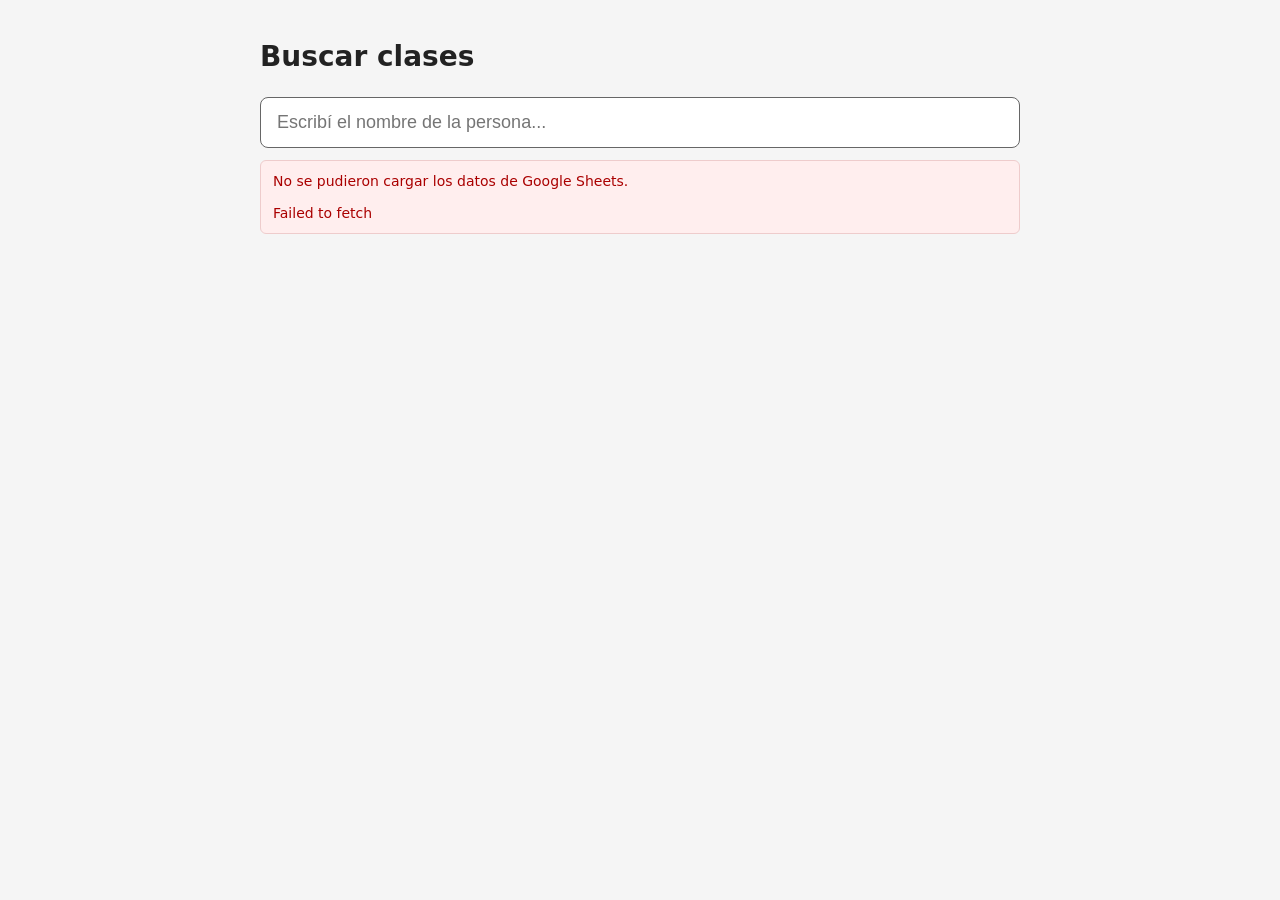
<file: aulas_udesa/index.html>
<!DOCTYPE html>
<html lang="es">
<head>
  <meta charset="UTF-8">
  <meta name="viewport" content="width=device-width, initial-scale=1.0">

  <title>Buscar clases</title>

  <style>
    * {
      box-sizing: border-box;
    }

    body {
      margin: 0;
      font-family: system-ui, -apple-system, BlinkMacSystemFont,
                   "Segoe UI", sans-serif;
      background: #f5f5f5;
      color: #222;
    }

    .container {
      max-width: 800px;
      margin: 0 auto;
      padding: 40px 20px;
    }

    h1 {
      margin-top: 0;
      margin-bottom: 24px;
      font-size: 28px;
    }

    #search {
      width: 100%;
      padding: 14px 16px;
      font-size: 18px;
      border: 1px solid #ccc;
      border-radius: 8px;
      outline: none;
      background: white;
    }

    #search:focus {
      border-color: #666;
    }

    #status {
      margin-top: 12px;
      color: #666;
      font-size: 14px;
    }

    #results {
      margin-top: 24px;
    }

    .table-wrap {
      overflow-x: auto;
      background: white;
      border-radius: 8px;
      box-shadow: 0 1px 3px rgba(0, 0, 0, 0.08);
    }

    table {
      width: 100%;
      border-collapse: collapse;
      font-size: 15px;
    }

    th,
    td {
      padding: 8px 12px;
      text-align: left;
      vertical-align: top;
    }

    th {
      font-size: 13px;
      font-weight: 600;
      color: #666;
      background: #fafafa;
      border-bottom: 1px solid #ddd;
    }

    td {
      border-top: 1px solid #eee;
    }

    /* Separación más marcada al cambiar de día */
    tr.new-day td {
      border-top: 1px solid #ccc;
    }

    td.day {
      font-weight: 600;
    }

    td.day,
    td.slot,
    td.time,
    td.aula {
      white-space: nowrap;
    }

    td.class-text {
      font-family: monospace;
      font-size: 14px;
      overflow-wrap: anywhere;
    }

    .empty {
      color: #666;
      padding: 20px 0;
    }

    .error {
      color: #a00;
      background: #fee;
      border: 1px solid #ecc;
      padding: 12px;
      border-radius: 6px;
    }
  </style>
</head>

<body>

  <main class="container">

    <h1>Buscar clases</h1>

    <input
      id="search"
      type="search"
      placeholder="Escribí el nombre de la persona..."
      autocomplete="off"
      autofocus
    >

    <div id="status">Cargando datos...</div>

    <div id="results"></div>

  </main>

  <script>

    /*
     * Google Sheets publicado
     *
     * Publicación:
     * https://docs.google.com/spreadsheets/d/e/
     * 2PACX-1vRTdQOT0t9n8BYZ4PJJcUqfHJGbZkFKStdg38nlZZC9jStGQYhTBAk3jBNwk9lNWIXVym5kGWzWjR_K/
     * pubhtml
     */

    const PUBLISHED_ID =
      "2PACX-1vRTdQOT0t9n8BYZ4PJJcUqfHJGbZkFKStdg38nlZZC9jStGQYhTBAk3jBNwk9lNWIXVym5kGWzWjR_K";

    /*
     * Endpoint CSV de la publicación.
     */
    const CSV_URL =
      `https://docs.google.com/spreadsheets/d/e/${PUBLISHED_ID}/pub?output=csv`;

    const searchInput = document.getElementById("search");
    const resultsDiv = document.getElementById("results");
    const statusDiv = document.getElementById("status");

    let rows = [];

    /*
     * Horario de cada slot ("1" → "8 a 9:30").
     * En la planilla sólo la primera fila de cada slot trae el horario.
     */
    let slotTimes = {};


    /*
     * Parser CSV sencillo.
     *
     * Google Sheets puede devolver valores entre comillas,
     * incluyendo comas y saltos de línea dentro de las celdas.
     */
    function parseCSV(text) {
      const result = [];
      let row = [];
      let value = "";
      let insideQuotes = false;

      for (let i = 0; i < text.length; i++) {
        const char = text[i];
        const next = text[i + 1];

        if (char === '"') {

          if (insideQuotes && next === '"') {
            value += '"';
            i++;
          } else {
            insideQuotes = !insideQuotes;
          }

        } else if (char === "," && !insideQuotes) {

          row.push(value);
          value = "";

        } else if ((char === "\n" || char === "\r") && !insideQuotes) {

          if (char === "\r" && next === "\n") {
            i++;
          }

          row.push(value);
          result.push(row);

          row = [];
          value = "";

        } else {

          value += char;

        }
      }

      // Último valor
      if (value.length > 0 || row.length > 0) {
        row.push(value);
        result.push(row);
      }

      return result;
    }


    /*
     * Carga la planilla.
     */
    async function loadSheet() {

      try {

        const response = await fetch(CSV_URL);

        if (!response.ok) {
          throw new Error(
            `HTTP ${response.status}: ${response.statusText}`
          );
        }

        const csv = await response.text();

        rows = parseCSV(csv);

        if (rows.length < 4) {
          throw new Error(
            "La planilla no parece tener la estructura esperada."
          );
        }

        slotTimes = {};

        for (let r = 3; r < rows.length; r++) {
          const match = (rows[r][2] ?? "").match(/^\s*(\d+)\s*-\s*\(?\s*(.*?)\s*\)?\s*$/);

          if (match) {
            slotTimes[match[1]] = match[2];
          }
        }

        statusDiv.textContent =
          `${rows.length - 3} filas cargadas`;

        console.log("Datos cargados:", rows, slotTimes);

        /*
         * Si el usuario escribió algo mientras cargaba, buscar ya.
         */
        search();

      } catch (error) {

        console.error(error);

        statusDiv.innerHTML = `
          <div class="error">
            No se pudieron cargar los datos de Google Sheets.
            <br><br>
            ${escapeHTML(error.message)}
          </div>
        `;
      }
    }


    /*
     * Normaliza texto para hacer la búsqueda:
     *
     * - minúsculas
     * - elimina diferencias de mayúsculas
     * - permite buscar Merlín / merlín / MERLÍN
     */
    function normalize(text) {
      return text
        .toLocaleLowerCase("es")
        .normalize("NFD")
        .replace(/[\u0300-\u036f]/g, "");
    }


    /*
     * Busca en las columnas D:H.
     *
     * La búsqueda se separa en palabras y cada una tiene que aparecer
     * en algún lado (clase, aula o día), en cualquier orden:
     * "I200 Teo" encuentra "I200 G:1 Teó.1"; "palau martes" filtra por día.
     */
    function search() {

      const query = normalize(searchInput.value.trim());
      const terms = query.split(/\s+/);

      if (rows.length === 0) {
        return;
      }

      resultsDiv.innerHTML = "";

      if (!query) {
        statusDiv.textContent =
          `${rows.length - 3} filas cargadas`;
        return;
      }

      /*
       * La fila 3 de Sheets corresponde a índice 2.
       */
      const headers = rows[2];

      const results = [];

      /*
       * Las filas de datos empiezan en la fila 4.
       */
      for (let r = 3; r < rows.length; r++) {

        const row = rows[r];

        /*
         * Columnas:
         *
         * A = 0 → Aula
         * B = 1 → Capacidad
         * C = 2 → Slot
         * D:H = 3:7 → días
         */

        const aula = row[0] ?? "";
        const slotNumber = (row[2] ?? "").match(/\d+/)?.[0] ?? "";

        /*
         * Buscar en D:H.
         */
        for (let c = 3; c <= 7; c++) {

          /*
           * Se quita el "-NN" final (cantidad de estudiantes).
           */
          const cell = (row[c] ?? "").replace(/\s*-\s*\d+\s*$/, "");

          if (!cell) {
            continue;
          }

          const day = DAY_NAMES[headers[c]] ?? headers[c] ?? "";
          const haystack = normalize(`${cell} ${aula} ${day}`);

          if (terms.every(term => haystack.includes(term))) {

            results.push({
              dayIndex: c,
              day: day,
              slotNumber: Number(slotNumber),
              slot: slotLabel(slotNumber),
              aula: aula,
              text: cell
            });

          }
        }
      }


      /*
       * Ordenar por día y después por horario.
       */
      results.sort((a, b) =>
        a.dayIndex - b.dayIndex || a.slotNumber - b.slotNumber
      );


      /*
       * Mostrar resultados.
       */
      if (results.length === 0) {

        statusDiv.textContent = "";

        resultsDiv.innerHTML = `
          <div class="empty">
            No se encontraron clases.
          </div>
        `;

        return;
      }


      statusDiv.textContent =
        results.length === 1
          ? "1 coincidencia"
          : `${results.length} coincidencias`;


      let html = `
        <div class="table-wrap">
          <table>
            <thead>
              <tr>
                <th>Día</th>
                <th>Slot</th>
                <th>Horario</th>
                <th>Aula</th>
                <th>Clase</th>
              </tr>
            </thead>
            <tbody>
      `;

      let previousDay = null;

      for (const result of results) {

        /*
         * El día se muestra sólo en la primera fila de cada grupo.
         */
        const isNewDay = result.day !== previousDay;
        previousDay = result.day;

        html += `
          <tr class="${isNewDay ? "new-day" : ""}">
            <td class="day">${isNewDay ? escapeHTML(result.day) : ""}</td>
            <td class="slot">${escapeHTML(result.slotNumber || "")}</td>
            <td class="time">${escapeHTML(result.slot)}</td>
            <td class="aula">${escapeHTML(result.aula)}</td>
            <td class="class-text">${escapeHTML(result.text)}</td>
          </tr>
        `;
      }

      html += `
            </tbody>
          </table>
        </div>
      `;

      resultsDiv.innerHTML = html;
    }


    /*
     * Nombres de días con tilde (la planilla dice "Miercoles").
     */
    const DAY_NAMES = {
      "Miercoles": "Miércoles"
    };


    /*
     * "1" → "8 a 9:30".
     */
    function slotLabel(slotNumber) {

      const time = slotTimes[slotNumber];

      return time ?? "";
    }


    /*
     * Evita interpretar el contenido de las celdas como HTML.
     */
    function escapeHTML(text) {

      return String(text)
        .replaceAll("&", "&amp;")
        .replaceAll("<", "&lt;")
        .replaceAll(">", "&gt;")
        .replaceAll('"', "&quot;")
        .replaceAll("'", "&#039;");
    }


    /*
     * Buscar mientras se escribe.
     */
    searchInput.addEventListener("input", search);


    /*
     * Arrancar.
     */
    loadSheet();

  </script>

</body>
</html>
</file>
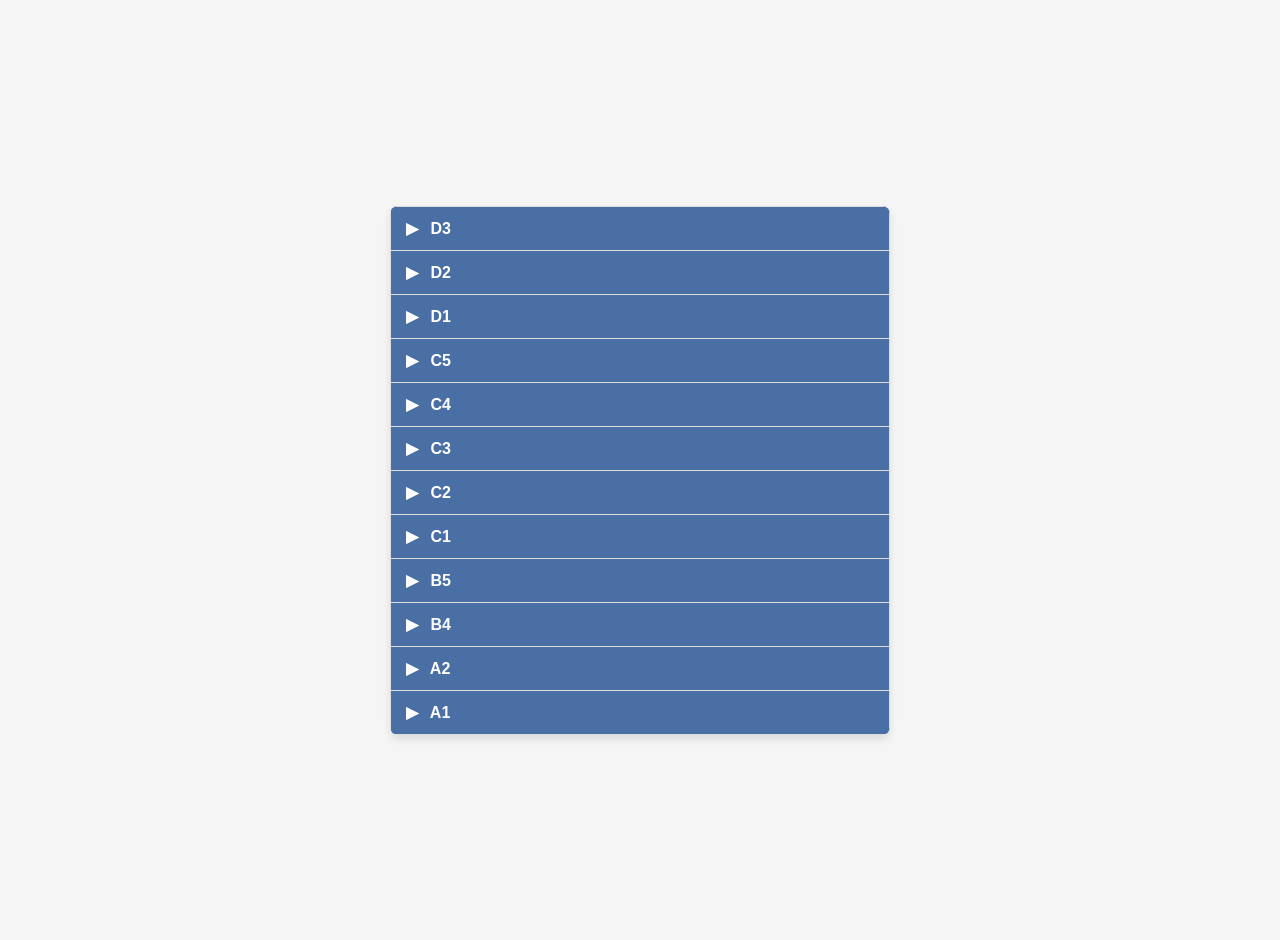
<file: cats/index.html>
<!DOCTYPE html>
<html>
<head>
    <meta charset="UTF-8">
    <meta name="viewport" content="width=device-width, initial-scale=1.0">
        <style>
            body {
                font-family: Arial, sans-serif;
                display: flex;
                justify-content: center;
                align-items: center;
                min-height: 100vh;
                margin: 0;
                padding: 20px;
                background-color: #f5f5f5;
            }

            .table-container {
                width: 100%;
                max-width: 500px;
                overflow-x: auto;
                box-shadow: 0 4px 8px rgba(0,0,0,0.1);
                border-radius: 8px;
                background: white;
            }

            table {
                border-collapse: collapse;
                width: 100%;
            }

            .category-header {
                cursor: pointer;
                background-color: #4a6fa5;
                color: white;
                font-weight: bold;
                transition: background-color 0.3s;
            }

            .category-header:hover {
                background-color: #3a5a8a;
            }

            .child-row {
                display: none;
                background-color: #f9f9f9;
            }

            .child-row:nth-child(even) {
                background-color: #f1f1f1;
            }

            .arrow {
                transition: transform 0.3s;
                display: inline-block;
                margin-right: 8px;
            }

            .active .arrow {
                transform: rotate(90deg);
            }

            td {
                padding: 12px 15px;
                border: 1px solid #ddd;
            }

            @media (max-width: 480px) {
                td {
                    padding: 10px 12px;
                }

                body {
                    padding: 10px;
                }
            }
        </style>
    </head>
    <body>
        <div class="table-container">
            <table id="myTable">
                <!-- Las filas se generarán automáticamente -->
            </table>
        </div>

    <script>
            // Reemplazar la línea que define 'datos' por esto:
        fetch('data.json')
        .then(response => {
            if (!response.ok) {
                throw new Error('Network response was not ok');
            }
            return response.json();
        })
        .then(datos => {
            const tabla = document.getElementById('myTable');
            tabla.innerHTML = ''; // Limpiar tabla antes de cargar datos

            // El resto del código original (el for, la creación de filas, etc.)
            for (const categoria in datos) {
                // Crear fila de categoría
                const filaCategoria = document.createElement('tr');
                filaCategoria.className = 'category-header';
                filaCategoria.innerHTML = `
                    <td colspan="1">
                        <span class="arrow">▶</span>
                        ${categoria}
                    </td>
                `;

                // Crear filas hijas
                const filasHijas = datos[categoria].map(nombre => {
                    const fila = document.createElement('tr');
                    fila.className = 'child-row';
                    fila.innerHTML = `<td>${nombre}</td>`;
                    return fila;
                });

                // Agregar evento click a la categoría
                filaCategoria.addEventListener('click', () => {
                    const estaActiva = filaCategoria.classList.contains('active');

                    // Cerrar todas las categorías
                    document.querySelectorAll('.category-header').forEach(header => {
                        header.classList.remove('active');
                        const siblings = [];
                        let next = header.nextElementSibling;
                        while(next && !next.classList.contains('category-header')) {
                            siblings.push(next);
                            next = next.nextElementSibling;
                        }
                        siblings.forEach(row => row.style.display = 'none');
                    });

                    // Abrir esta categoría si no estaba activa
                    if(!estaActiva) {
                        filaCategoria.classList.add('active');
                        filasHijas.forEach(fila => fila.style.display = 'table-row');
                    }
                });

                // Insertar en la tabla
                tabla.appendChild(filaCategoria);
                filasHijas.forEach(fila => tabla.appendChild(fila));
            }
        })
        .catch(error => {
            console.error('Error al cargar los datos:', error);
            tabla.innerHTML = '<tr><td>Error al cargar los datos</td></tr>';
        });

    </script>
</body>
</html>
</file>
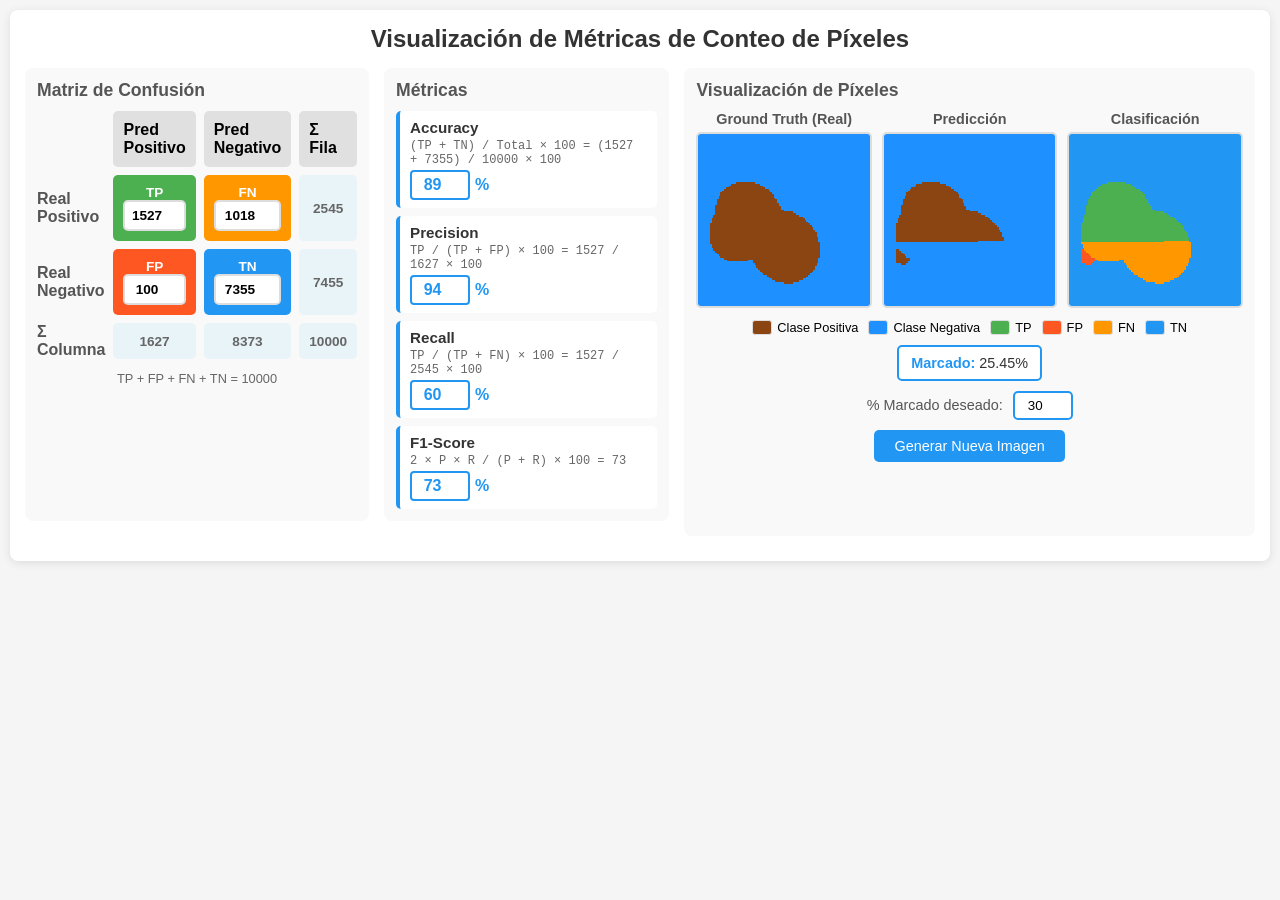
<file: confusion/index.html>
<!DOCTYPE html>
<html lang="es">
<head>
    <meta charset="UTF-8">
    <meta name="viewport" content="width=device-width, initial-scale=1.0">
    <title>Visualización de Métricas de Píxeles</title>
    <style>
        * {
            margin: 0;
            padding: 0;
            box-sizing: border-box;
        }

        body {
            font-family: 'Segoe UI', Tahoma, Geneva, Verdana, sans-serif;
            background: #f5f5f5;
            padding: 10px;
        }

        .container {
            max-width: 1600px;
            margin: 0 auto;
            background: white;
            padding: 15px;
            border-radius: 8px;
            box-shadow: 0 2px 10px rgba(0,0,0,0.1);
        }

        h1 {
            color: #333;
            margin-bottom: 15px;
            text-align: center;
            font-size: 1.5em;
        }

        .main-grid {
            display: grid;
            grid-template-columns: 1fr 1fr 2fr;
            gap: 15px;
            margin-bottom: 10px;
        }

        .section {
            background: #f9f9f9;
            padding: 12px;
            border-radius: 8px;
        }

        .section h2 {
            color: #555;
            margin-bottom: 10px;
            font-size: 1.1em;
        }

        .confusion-matrix {
            display: grid;
            grid-template-columns: auto 1fr 1fr auto;
            gap: 8px;
            margin-bottom: 12px;
        }

        .sum-cell {
            display: flex;
            align-items: center;
            justify-content: center;
            font-weight: bold;
            color: #666;
            font-size: 0.85em;
            background: #e8f4f8;
            padding: 10px;
            border-radius: 5px;
        }

        .matrix-cell {
            padding: 10px;
            text-align: center;
            border-radius: 5px;
            font-weight: bold;
            font-size: 0.85em;
        }

        .matrix-label {
            display: flex;
            align-items: center;
            justify-content: center;
            font-weight: bold;
            color: #555;
        }

        .matrix-header {
            background: #e0e0e0;
            font-weight: bold;
            padding: 10px;
            border-radius: 5px;
        }

        .tp { background: #4CAF50; color: white; }
        .fn { background: #FF9800; color: white; }
        .fp { background: #FF5722; color: white; }
        .tn { background: #2196F3; color: white; }

        .matrix-input {
            width: 100%;
            padding: 6px;
            font-size: 1em;
            text-align: center;
            border: 2px solid #ddd;
            border-radius: 5px;
            font-weight: bold;
        }

        .matrix-input:focus {
            outline: none;
            border-color: #2196F3;
        }

        .metrics {
            display: flex;
            flex-direction: column;
            gap: 8px;
        }

        .metric-item {
            background: white;
            padding: 8px 10px;
            border-radius: 5px;
            border-left: 4px solid #2196F3;
        }

        .metric-name {
            font-weight: bold;
            color: #333;
            margin-bottom: 3px;
            font-size: 0.95em;
        }

        .metric-formula {
            font-family: 'Courier New', monospace;
            color: #666;
            font-size: 0.75em;
            margin-bottom: 3px;
        }

        .metric-input {
            width: 60px;
            padding: 4px 6px;
            font-size: 1em;
            text-align: center;
            border: 2px solid #2196F3;
            border-radius: 4px;
            font-weight: bold;
            color: #2196F3;
        }

        .metric-input:focus {
            outline: none;
            border-color: #1976D2;
            background: #e3f2fd;
        }

        .images-section {
            grid-column: 3 / 4;
            grid-row: 1 / 3;
        }

        .images-grid {
            display: grid;
            grid-template-columns: repeat(3, 1fr);
            gap: 10px;
        }

        .image-container {
            text-align: center;
        }

        .image-container h3 {
            color: #555;
            margin-bottom: 5px;
            font-size: 0.9em;
        }

        canvas {
            border: 2px solid #ddd;
            border-radius: 5px;
            width: 100%;
            height: auto;
            image-rendering: pixelated;
        }

        .controls {
            display: flex;
            justify-content: center;
            gap: 10px;
            margin-top: 10px;
            flex-direction: column;
            align-items: center;
        }

        .info-box {
            background: white;
            padding: 8px 12px;
            border-radius: 5px;
            border: 2px solid #2196F3;
            font-size: 0.9em;
            color: #333;
        }

        .info-label {
            font-weight: bold;
            color: #2196F3;
        }

        button {
            background: #2196F3;
            color: white;
            border: none;
            padding: 8px 20px;
            font-size: 0.9em;
            border-radius: 5px;
            cursor: pointer;
            transition: background 0.3s;
        }

        button:hover {
            background: #1976D2;
        }

        button:active {
            transform: scale(0.98);
        }

        .legend {
            display: flex;
            justify-content: center;
            gap: 10px;
            margin-top: 8px;
            flex-wrap: wrap;
        }

        .legend-item {
            display: flex;
            align-items: center;
            gap: 5px;
            font-size: 0.8em;
        }

        .legend-color {
            width: 20px;
            height: 15px;
            border-radius: 3px;
            border: 1px solid #ddd;
        }

        @media (max-width: 1024px) {
            .main-grid {
                grid-template-columns: 1fr;
            }

            .images-grid {
                grid-template-columns: 1fr;
            }
        }
    </style>
</head>
<body>
    <div class="container">
        <h1>Visualización de Métricas de Conteo de Píxeles</h1>
        
        <div class="main-grid">
            <div class="section">
                <h2>Matriz de Confusión</h2>
                <div class="confusion-matrix">
                    <div></div>
                    <div class="matrix-header">Pred Positivo</div>
                    <div class="matrix-header">Pred Negativo</div>
                    <div class="matrix-header">Σ Fila</div>
                    
                    <div class="matrix-label">Real Positivo</div>
                    <div class="matrix-cell tp">
                        <div>TP</div>
                        <input type="number" id="tp" class="matrix-input" min="0" value="300">
                    </div>
                    <div class="matrix-cell fn">
                        <div>FN</div>
                        <input type="number" id="fn" class="matrix-input" min="0" value="200">
                    </div>
                    <div class="sum-cell" id="sum-row1">500</div>
                    
                    <div class="matrix-label">Real Negativo</div>
                    <div class="matrix-cell fp">
                        <div>FP</div>
                        <input type="number" id="fp" class="matrix-input" min="0" value="100">
                    </div>
                    <div class="matrix-cell tn">
                        <div>TN</div>
                        <input type="number" id="tn" class="matrix-input" min="0" value="9400">
                    </div>
                    <div class="sum-cell" id="sum-row2">9500</div>

                    <div class="matrix-label">Σ Columna</div>
                    <div class="sum-cell" id="sum-col1">400</div>
                    <div class="sum-cell" id="sum-col2">9600</div>
                    <div class="sum-cell" id="sum-total">10000</div>
                </div>
                <p style="color: #666; font-size: 0.8em; text-align: center;">
                    TP + FP + FN + TN = 10000
                </p>
            </div>

            <div class="section">
                <h2>Métricas</h2>
                <div class="metrics">
                    <div class="metric-item">
                        <div class="metric-name">Accuracy</div>
                        <div class="metric-formula" id="accuracy-formula"></div>
                        <div style="display: flex; align-items: center; gap: 5px;">
                            <input type="number" id="accuracy-input" class="metric-input" min="0" max="100" step="1" value="0">
                            <span style="font-weight: bold; color: #2196F3;">%</span>
                        </div>
                    </div>
                    <div class="metric-item">
                        <div class="metric-name">Precision</div>
                        <div class="metric-formula" id="precision-formula"></div>
                        <div style="display: flex; align-items: center; gap: 5px;">
                            <input type="number" id="precision-input" class="metric-input" min="0" max="100" step="1" value="0">
                            <span style="font-weight: bold; color: #2196F3;">%</span>
                        </div>
                    </div>
                    <div class="metric-item">
                        <div class="metric-name">Recall</div>
                        <div class="metric-formula" id="recall-formula"></div>
                        <div style="display: flex; align-items: center; gap: 5px;">
                            <input type="number" id="recall-input" class="metric-input" min="0" max="100" step="1" value="0">
                            <span style="font-weight: bold; color: #2196F3;">%</span>
                        </div>
                    </div>
                    <div class="metric-item">
                        <div class="metric-name">F1-Score</div>
                        <div class="metric-formula" id="f1-formula"></div>
                        <div style="display: flex; align-items: center; gap: 5px;">
                            <input type="number" id="f1-input" class="metric-input" min="0" max="100" step="1" value="0">
                            <span style="font-weight: bold; color: #2196F3;">%</span>
                        </div>
                    </div>
                </div>
            </div>

            <div class="section images-section">
                <h2>Visualización de Píxeles</h2>
                <div class="images-grid">
                    <div class="image-container">
                        <h3>Ground Truth (Real)</h3>
                        <canvas id="groundTruthCanvas" width="100" height="100"></canvas>
                    </div>
                    <div class="image-container">
                        <h3>Predicción</h3>
                        <canvas id="predictionCanvas" width="100" height="100"></canvas>
                    </div>
                    <div class="image-container">
                        <h3>Clasificación</h3>
                        <canvas id="resultCanvas" width="100" height="100"></canvas>
                    </div>
                </div>
                <div class="legend">
                    <div class="legend-item">
                        <div class="legend-color" style="background: #8B4513;"></div>
                        <span>Clase Positiva</span>
                    </div>
                    <div class="legend-item">
                        <div class="legend-color" style="background: #1E90FF;"></div>
                        <span>Clase Negativa</span>
                    </div>
                    <div class="legend-item">
                        <div class="legend-color" style="background: #4CAF50;"></div>
                        <span>TP</span>
                    </div>
                    <div class="legend-item">
                        <div class="legend-color" style="background: #FF5722;"></div>
                        <span>FP</span>
                    </div>
                    <div class="legend-item">
                        <div class="legend-color" style="background: #FF9800;"></div>
                        <span>FN</span>
                    </div>
                    <div class="legend-item">
                        <div class="legend-color" style="background: #2196F3;"></div>
                        <span>TN</span>
                    </div>
                </div>
                <div class="controls">
                    <div class="info-box">
                        <span class="info-label">Marcado:</span> <span id="markedPercentage">0%</span>
                    </div>
                    <div style="display: flex; align-items: center; gap: 10px;">
                        <label for="targetPercentage" style="font-size: 0.9em; color: #555;">% Marcado deseado:</label>
                        <input type="number" id="targetPercentage" min="10" max="90" value="30" 
                               style="width: 60px; padding: 5px; border: 2px solid #2196F3; border-radius: 5px; text-align: center;">
                    </div>
                    <button id="generateBtn">Generar Nueva Imagen</button>
                </div>
            </div>
        </div>
    </div>

    <script>
        const CANVAS_SIZE = 100;
        const TOTAL_PIXELS = CANVAS_SIZE * CANVAS_SIZE;
        const MAX_SUM = 10000;

        // Canvas elements
        const groundTruthCanvas = document.getElementById('groundTruthCanvas');
        const predictionCanvas = document.getElementById('predictionCanvas');
        const resultCanvas = document.getElementById('resultCanvas');
        
        const gtCtx = groundTruthCanvas.getContext('2d');
        const predCtx = predictionCanvas.getContext('2d');
        const resultCtx = resultCanvas.getContext('2d');

        // Input elements
        const tpInput = document.getElementById('tp');
        const fnInput = document.getElementById('fn');
        const fpInput = document.getElementById('fp');
        const tnInput = document.getElementById('tn');

        // Ground truth data
        let groundTruthData = new Uint8Array(TOTAL_PIXELS);

        // Colors
        const COLORS = {
            positive: [139, 69, 19],
            negative: [30, 144, 255],
            tp: [76, 175, 80],
            fp: [255, 87, 34],
            fn: [255, 152, 0],
            tn: [33, 150, 243]
        };

        function generateGroundTruthWithPercentage(targetPercentage) {
            const targetPositivePixels = Math.round(TOTAL_PIXELS * targetPercentage / 100);
            groundTruthData.fill(0);
            
            const numBlobs = Math.random() < 0.5 ? 2 : 3;
            
            // Calculate radius to match target pixels
            const totalArea = targetPositivePixels;
            const areaPerBlob = totalArea / numBlobs;
            const baseRadius = Math.sqrt(areaPerBlob / Math.PI);
            
            for (let b = 0; b < numBlobs; b++) {
                const centerX = 25 + Math.random() * (CANVAS_SIZE - 50);
                const centerY = 25 + Math.random() * (CANVAS_SIZE - 50);
                const radiusX = baseRadius * (1.0 + Math.random() * 0.3);
                const radiusY = radiusX * (0.85 + Math.random() * 0.3);
                const rotation = Math.random() * Math.PI;
                
                // Create solid blob - fill all pixels within ellipse
                for (let y = 0; y < CANVAS_SIZE; y++) {
                    for (let x = 0; x < CANVAS_SIZE; x++) {
                        const idx = y * CANVAS_SIZE + x;
                        if (groundTruthData[idx] === 1) continue;
                        
                        const dx = x - centerX;
                        const dy = y - centerY;
                        const rotX = dx * Math.cos(rotation) - dy * Math.sin(rotation);
                        const rotY = dx * Math.sin(rotation) + dy * Math.cos(rotation);
                        const dist = (rotX * rotX) / (radiusX * radiusX) + (rotY * rotY) / (radiusY * radiusY);
                        
                        if (dist <= 1.0) {
                            groundTruthData[idx] = 1;
                        }
                    }
                }
            }
            
            // Count actual positive pixels
            let actualPositive = 0;
            for (let i = 0; i < TOTAL_PIXELS; i++) {
                if (groundTruthData[i] === 1) actualPositive++;
            }
            
            const tp = parseInt(tpInput.value) || 0;
            const fn = parseInt(fnInput.value) || 0;
            const fp = parseInt(fpInput.value) || 0;
            const currentPositive = tp + fn;
            
            if (currentPositive > 0) {
                const tpRatio = tp / currentPositive;
                const newTP = Math.round(actualPositive * tpRatio);
                const newFN = actualPositive - newTP;
                tpInput.value = newTP;
                fnInput.value = newFN;
            } else {
                tpInput.value = Math.round(actualPositive * 0.6);
                fnInput.value = actualPositive - Math.round(actualPositive * 0.6);
            }
            
            const maxFP = Math.min(fp, MAX_SUM - actualPositive);
            fpInput.value = maxFP;
            tnInput.value = TOTAL_PIXELS - actualPositive - maxFP;
            
            drawGroundTruth();
            updateMarkedPercentage();
            updatePrediction();
        }

        function updateMarkedPercentage() {
            let positiveCount = 0;
            for (let i = 0; i < TOTAL_PIXELS; i++) {
                if (groundTruthData[i] === 1) positiveCount++;
            }
            const percentage = (positiveCount / TOTAL_PIXELS * 100).toFixed(2);
            document.getElementById('markedPercentage').textContent = percentage + '%';
        }

        function drawGroundTruth() {
            const imageData = gtCtx.createImageData(CANVAS_SIZE, CANVAS_SIZE);
            for (let i = 0; i < TOTAL_PIXELS; i++) {
                const color = groundTruthData[i] ? COLORS.positive : COLORS.negative;
                imageData.data[i * 4] = color[0];
                imageData.data[i * 4 + 1] = color[1];
                imageData.data[i * 4 + 2] = color[2];
                imageData.data[i * 4 + 3] = 255;
            }
            gtCtx.putImageData(imageData, 0, 0);
        }

        function updatePrediction() {
            const tp = parseInt(tpInput.value) || 0;
            const fn = parseInt(fnInput.value) || 0;
            const fp = parseInt(fpInput.value) || 0;
            
            let positivePixels = [];
            let negativePixels = [];
            for (let i = 0; i < TOTAL_PIXELS; i++) {
                if (groundTruthData[i] === 1) positivePixels.push(i);
                else negativePixels.push(i);
            }
            
            const maxAttempts = 3;
            let attempt = 0;
            let predictionData = null;
            let success = false;
            
            while (attempt < maxAttempts && !success) {
                attempt++;
                if (attempt > 1) {
                    console.log(`Retry attempt ${attempt}/${maxAttempts}...`);
                }
                
                predictionData = new Uint8Array(TOTAL_PIXELS);
                predictionData.fill(0);
                
                if (fn === 0 && fp === 0) {
                    for (let i = 0; i < TOTAL_PIXELS; i++) {
                        predictionData[i] = groundTruthData[i];
                    }
                } else {
                const tpTarget = Math.min(tp, positivePixels.length);
                const fnTarget = Math.min(fn, positivePixels.length);
                
                if (fn === 0) {
                    for (let i = 0; i < positivePixels.length; i++) {
                        predictionData[positivePixels[i]] = 1;
                    }
                } else if (fnTarget < 200) {
                    // For FN < 200, mark all as positive then unmark FN pixels in clusters
                    for (let i = 0; i < positivePixels.length; i++) {
                        predictionData[positivePixels[i]] = 1;
                    }
                    selectPixelsInClusters(predictionData, positivePixels, fnTarget, 0);
                } else if (tpTarget < 200) {
                    // For TP < 200, mark TP pixels in clusters
                    selectPixelsInClusters(predictionData, positivePixels, tpTarget, 1);
                } else {
                    // For both large, use blobs but ensure exact count
                    generatePredictionBlobs(predictionData, groundTruthData, tpTarget, 1, 1);
                    
                    // Count actual TP and adjust if needed
                    let actualTP = 0;
                    for (let i = 0; i < positivePixels.length; i++) {
                        if (predictionData[positivePixels[i]] === 1) actualTP++;
                    }
                    
                    if (actualTP < tpTarget) {
                        // Need to add more TP - prioritize pixels near existing blobs
                        const candidates = [];
                        for (let i = 0; i < positivePixels.length; i++) {
                            const idx = positivePixels[i];
                            if (predictionData[idx] === 0) {
                                // Count neighbors that are already TP
                                let neighborCount = 0;
                                const x = idx % CANVAS_SIZE;
                                const y = Math.floor(idx / CANVAS_SIZE);
                                for (let dy = -2; dy <= 2; dy++) {
                                    for (let dx = -2; dx <= 2; dx++) {
                                        const nx = x + dx;
                                        const ny = y + dy;
                                        if (nx >= 0 && nx < CANVAS_SIZE && ny >= 0 && ny < CANVAS_SIZE) {
                                            const nIdx = ny * CANVAS_SIZE + nx;
                                            if (predictionData[nIdx] === 1 && groundTruthData[nIdx] === 1) {
                                                neighborCount++;
                                            }
                                        }
                                    }
                                }
                                candidates.push({ idx, neighborCount });
                            }
                        }
                        // Sort by neighbor count (descending) to prioritize pixels near existing blobs
                        candidates.sort((a, b) => b.neighborCount - a.neighborCount);
                        const toAdd = Math.min(tpTarget - actualTP, candidates.length);
                        for (let i = 0; i < toAdd; i++) {
                            predictionData[candidates[i].idx] = 1;
                        }
                    } else if (actualTP > tpTarget) {
                        // Need to remove some TP - prioritize isolated pixels
                        const candidates = [];
                        for (let i = 0; i < positivePixels.length; i++) {
                            const idx = positivePixels[i];
                            if (predictionData[idx] === 1) {
                                // Count neighbors that are also TP
                                let neighborCount = 0;
                                const x = idx % CANVAS_SIZE;
                                const y = Math.floor(idx / CANVAS_SIZE);
                                for (let dy = -1; dy <= 1; dy++) {
                                    for (let dx = -1; dx <= 1; dx++) {
                                        if (dx === 0 && dy === 0) continue;
                                        const nx = x + dx;
                                        const ny = y + dy;
                                        if (nx >= 0 && nx < CANVAS_SIZE && ny >= 0 && ny < CANVAS_SIZE) {
                                            const nIdx = ny * CANVAS_SIZE + nx;
                                            if (predictionData[nIdx] === 1 && groundTruthData[nIdx] === 1) {
                                                neighborCount++;
                                            }
                                        }
                                    }
                                }
                                candidates.push({ idx, neighborCount });
                            }
                        }
                        // Sort by neighbor count (ascending) to prioritize removing isolated pixels
                        candidates.sort((a, b) => a.neighborCount - b.neighborCount);
                        const toRemove = Math.min(actualTP - tpTarget, candidates.length);
                        for (let i = 0; i < toRemove; i++) {
                            predictionData[candidates[i].idx] = 0;
                        }
                    }
                }
                
                const fpTarget = Math.min(fp, negativePixels.length);
                if (fpTarget > 0) {
                    if (fpTarget < 200) {
                        // For small FP, use clustered selection
                        selectPixelsInClusters(predictionData, negativePixels, fpTarget, 1);
                    } else {
                        // For large FP, use blobs but ensure exact count
                        generatePredictionBlobs(predictionData, groundTruthData, fpTarget, 0, 1);
                        
                        // Count actual FP and adjust if needed
                        let actualFP = 0;
                        for (let i = 0; i < negativePixels.length; i++) {
                            if (predictionData[negativePixels[i]] === 1) actualFP++;
                        }
                        
                        if (actualFP < fpTarget) {
                            // Need to add more FP - prioritize pixels near existing FP blobs
                            const candidates = [];
                            for (let i = 0; i < negativePixels.length; i++) {
                                const idx = negativePixels[i];
                                if (predictionData[idx] === 0) {
                                    // Count neighbors that are already FP
                                    let neighborCount = 0;
                                    const x = idx % CANVAS_SIZE;
                                    const y = Math.floor(idx / CANVAS_SIZE);
                                    for (let dy = -2; dy <= 2; dy++) {
                                        for (let dx = -2; dx <= 2; dx++) {
                                            const nx = x + dx;
                                            const ny = y + dy;
                                            if (nx >= 0 && nx < CANVAS_SIZE && ny >= 0 && ny < CANVAS_SIZE) {
                                                const nIdx = ny * CANVAS_SIZE + nx;
                                                if (predictionData[nIdx] === 1 && groundTruthData[nIdx] === 0) {
                                                    neighborCount++;
                                                }
                                            }
                                        }
                                    }
                                    candidates.push({ idx, neighborCount });
                                }
                            }
                            // Sort by neighbor count (descending) to prioritize pixels near existing blobs
                            candidates.sort((a, b) => b.neighborCount - a.neighborCount);
                            const toAdd = Math.min(fpTarget - actualFP, candidates.length);
                            for (let i = 0; i < toAdd; i++) {
                                predictionData[candidates[i].idx] = 1;
                            }
                        } else if (actualFP > fpTarget) {
                            // Need to remove some FP - prioritize isolated pixels
                            const candidates = [];
                            for (let i = 0; i < negativePixels.length; i++) {
                                const idx = negativePixels[i];
                                if (predictionData[idx] === 1) {
                                    // Count neighbors that are also FP
                                    let neighborCount = 0;
                                    const x = idx % CANVAS_SIZE;
                                    const y = Math.floor(idx / CANVAS_SIZE);
                                    for (let dy = -1; dy <= 1; dy++) {
                                        for (let dx = -1; dx <= 1; dx++) {
                                            if (dx === 0 && dy === 0) continue;
                                            const nx = x + dx;
                                            const ny = y + dy;
                                            if (nx >= 0 && nx < CANVAS_SIZE && ny >= 0 && ny < CANVAS_SIZE) {
                                                const nIdx = ny * CANVAS_SIZE + nx;
                                                if (predictionData[nIdx] === 1 && groundTruthData[nIdx] === 0) {
                                                    neighborCount++;
                                                }
                                            }
                                        }
                                    }
                                    candidates.push({ idx, neighborCount });
                                }
                            }
                            // Sort by neighbor count (ascending) to prioritize removing isolated pixels
                            candidates.sort((a, b) => a.neighborCount - b.neighborCount);
                            const toRemove = Math.min(actualFP - fpTarget, candidates.length);
                            for (let i = 0; i < toRemove; i++) {
                                predictionData[candidates[i].idx] = 0;
                            }
                        }
                    }
                }
            }
                
                // Validate pixel counts
                let actualTP = 0, actualFN = 0, actualFP = 0, actualTN = 0;
                for (let i = 0; i < TOTAL_PIXELS; i++) {
                    const isPositive = groundTruthData[i] === 1;
                    const predictedPositive = predictionData[i] === 1;
                    if (isPositive && predictedPositive) actualTP++;
                    else if (isPositive && !predictedPositive) actualFN++;
                    else if (!isPositive && predictedPositive) actualFP++;
                    else actualTN++;
                }
                
                // Check if counts match (with tolerance of 10 pixels)
                const tolerance = 100;
                const tpDiff = Math.abs(actualTP - tp);
                const fnDiff = Math.abs(actualFN - fn);
                const fpDiff = Math.abs(actualFP - fp);
                const tnDiff = Math.abs(actualTN - parseInt(tnInput.value));
                
                if (tpDiff <= tolerance && fnDiff <= tolerance && fpDiff <= tolerance && tnDiff <= tolerance) {
                    success = true;
                    if (tpDiff === 0 && fnDiff === 0 && fpDiff === 0 && tnDiff === 0) {
                        console.log('✓ Pixel counts match perfectly!');
                    } else {
                        console.log(`✓ Pixel counts match within tolerance (±${tolerance}px)`);
                        console.log(`  Differences: TP=${tpDiff}, FN=${fnDiff}, FP=${fpDiff}, TN=${tnDiff}`);
                    }
                } else if (attempt < maxAttempts) {
                    console.log(`✗ Mismatch - Expected: TP=${tp}, FN=${fn}, FP=${fp} | Got: TP=${actualTP}, FN=${actualFN}, FP=${actualFP}`);
                    console.log(`  Differences: TP=${tpDiff}, FN=${fnDiff}, FP=${fpDiff} (tolerance: ±${tolerance}px)`);
                }
            }
            
            if (!success) {
                console.error('Failed to generate matching pixel counts after 3 attempts. Clearing display.');
                predictionData = new Uint8Array(TOTAL_PIXELS);
                predCtx.clearRect(0, 0, CANVAS_SIZE, CANVAS_SIZE);
                resultCtx.clearRect(0, 0, CANVAS_SIZE, CANVAS_SIZE);
                return;
            }
            
            // Merge components if there are more than 6
            mergeComponentsIfNeeded(predictionData);
            
            drawPrediction(predictionData);
            drawResult(predictionData);
            updateMetrics();
        }

        function findConnectedComponents(data, value) {
            const visited = new Uint8Array(TOTAL_PIXELS);
            const components = [];
            
            for (let i = 0; i < TOTAL_PIXELS; i++) {
                if (data[i] === value && !visited[i]) {
                    const component = [];
                    const queue = [i];
                    visited[i] = 1;
                    
                    while (queue.length > 0) {
                        const idx = queue.shift();
                        component.push(idx);
                        
                        const x = idx % CANVAS_SIZE;
                        const y = Math.floor(idx / CANVAS_SIZE);
                        
                        for (let dy = -1; dy <= 1; dy++) {
                            for (let dx = -1; dx <= 1; dx++) {
                                if (dx === 0 && dy === 0) continue;
                                const nx = x + dx;
                                const ny = y + dy;
                                if (nx >= 0 && nx < CANVAS_SIZE && ny >= 0 && ny < CANVAS_SIZE) {
                                    const nIdx = ny * CANVAS_SIZE + nx;
                                    if (data[nIdx] === value && !visited[nIdx]) {
                                        visited[nIdx] = 1;
                                        queue.push(nIdx);
                                    }
                                }
                            }
                        }
                    }
                    
                    components.push(component);
                }
            }
            
            return components;
        }

        function mergeComponentsIfNeeded(predictionData) {
            const components = findConnectedComponents(predictionData, 1);
            
            if (components.length <= 6) {
                console.log(`${components.length} components found (≤6, no merging needed)`);
                return;
            }
            
            console.log(`${components.length} components found (>6, merging smaller ones...)`);
            
            // Sort by size (descending)
            components.sort((a, b) => b.length - a.length);
            
            // Keep the largest 2-3 components, merge the rest
            const targetComponents = components.length > 10 ? 2 : 3;
            const toKeep = components.slice(0, targetComponents);
            const toMerge = components.slice(targetComponents);
            
            // For each small component, find nearest large component and merge
            for (const smallComp of toMerge) {
                let minDist = Infinity;
                let nearestCompIdx = 0;
                
                // Find center of small component
                let sumX = 0, sumY = 0;
                for (const idx of smallComp) {
                    sumX += idx % CANVAS_SIZE;
                    sumY += Math.floor(idx / CANVAS_SIZE);
                }
                const centerX = sumX / smallComp.length;
                const centerY = sumY / smallComp.length;
                
                // Find nearest large component
                for (let i = 0; i < toKeep.length; i++) {
                    let compSumX = 0, compSumY = 0;
                    for (const idx of toKeep[i]) {
                        compSumX += idx % CANVAS_SIZE;
                        compSumY += Math.floor(idx / CANVAS_SIZE);
                    }
                    const compCenterX = compSumX / toKeep[i].length;
                    const compCenterY = compSumY / toKeep[i].length;
                    
                    const dist = Math.sqrt(
                        (centerX - compCenterX) ** 2 + 
                        (centerY - compCenterY) ** 2
                    );
                    
                    if (dist < minDist) {
                        minDist = dist;
                        nearestCompIdx = i;
                    }
                }
                
                // Create a path from small component to large component
                const targetComp = toKeep[nearestCompIdx];
                
                // Find closest pixel in target component
                let minPixelDist = Infinity;
                let closestTargetPixel = targetComp[0];
                
                for (const smallIdx of smallComp) {
                    const sx = smallIdx % CANVAS_SIZE;
                    const sy = Math.floor(smallIdx / CANVAS_SIZE);
                    
                    for (const targetIdx of targetComp) {
                        const tx = targetIdx % CANVAS_SIZE;
                        const ty = Math.floor(targetIdx / CANVAS_SIZE);
                        const dist = Math.sqrt((sx - tx) ** 2 + (sy - ty) ** 2);
                        
                        if (dist < minPixelDist) {
                            minPixelDist = dist;
                            closestTargetPixel = targetIdx;
                        }
                    }
                }
                
                // Draw a connecting path using Bresenham-like algorithm
                const startIdx = smallComp[Math.floor(smallComp.length / 2)];
                const endIdx = closestTargetPixel;
                
                const x0 = startIdx % CANVAS_SIZE;
                const y0 = Math.floor(startIdx / CANVAS_SIZE);
                const x1 = endIdx % CANVAS_SIZE;
                const y1 = Math.floor(endIdx / CANVAS_SIZE);
                
                const dx = Math.abs(x1 - x0);
                const dy = Math.abs(y1 - y0);
                const sx = x0 < x1 ? 1 : -1;
                const sy = y0 < y1 ? 1 : -1;
                let err = dx - dy;
                
                let x = x0, y = y0;
                while (true) {
                    const idx = y * CANVAS_SIZE + x;
                    if (groundTruthData[idx] === 1) {
                        predictionData[idx] = 1;
                    }
                    
                    if (x === x1 && y === y1) break;
                    
                    const e2 = 2 * err;
                    if (e2 > -dy) {
                        err -= dy;
                        x += sx;
                    }
                    if (e2 < dx) {
                        err += dx;
                        y += sy;
                    }
                }
            }
            
            const finalComponents = findConnectedComponents(predictionData, 1);
            console.log(`After merging: ${finalComponents.length} components`);
        }

        function generatePredictionBlobs(predictionData, groundTruthData, targetCount, gtValue, predValue) {
            if (targetCount === 0) return;
            
            if (targetCount < 50) {
                const availablePixels = [];
                for (let i = 0; i < TOTAL_PIXELS; i++) {
                    if (groundTruthData[i] === gtValue && predictionData[i] !== predValue) {
                        availablePixels.push(i);
                    }
                }
                for (let i = availablePixels.length - 1; i > 0; i--) {
                    const j = Math.floor(Math.random() * (i + 1));
                    [availablePixels[i], availablePixels[j]] = [availablePixels[j], availablePixels[i]];
                }
                const pixelsToAdd = Math.min(targetCount, availablePixels.length);
                for (let i = 0; i < pixelsToAdd; i++) {
                    predictionData[availablePixels[i]] = predValue;
                }
                return;
            }
            
            const numBlobs = Math.min(Math.max(2, Math.ceil(targetCount / 1500)), 4);
            const pixelsPerBlob = Math.floor(targetCount / numBlobs);
            let remainingPixels = targetCount;
            
            for (let b = 0; b < numBlobs && remainingPixels > 0; b++) {
                const blobTarget = Math.min(pixelsPerBlob + (remainingPixels % numBlobs > b ? 1 : 0), remainingPixels);
                if (blobTarget === 0) continue;
                
                let centerX, centerY, centerIdx;
                let attempts = 0;
                let validCenter = false;
                
                do {
                    centerX = Math.floor(Math.random() * CANVAS_SIZE);
                    centerY = Math.floor(Math.random() * CANVAS_SIZE);
                    centerIdx = centerY * CANVAS_SIZE + centerX;
                    
                    if (groundTruthData[centerIdx] === gtValue && predictionData[centerIdx] !== predValue) {
                        let nearbyAvailable = 0;
                        for (let dy = -15; dy <= 15; dy++) {
                            for (let dx = -15; dx <= 15; dx++) {
                                const ny = centerY + dy;
                                const nx = centerX + dx;
                                if (ny >= 0 && ny < CANVAS_SIZE && nx >= 0 && nx < CANVAS_SIZE) {
                                    const nIdx = ny * CANVAS_SIZE + nx;
                                    if (groundTruthData[nIdx] === gtValue && predictionData[nIdx] !== predValue) {
                                        nearbyAvailable++;
                                    }
                                }
                            }
                        }
                        if (nearbyAvailable >= Math.min(blobTarget, 50)) {
                            validCenter = true;
                        }
                    }
                    attempts++;
                } while (!validCenter && attempts < 200);
                
                if (!validCenter) continue;
                
                const radiusX = Math.sqrt(blobTarget / Math.PI) * (0.8 + Math.random() * 0.4);
                const radiusY = radiusX * (0.7 + Math.random() * 0.6);
                const rotation = Math.random() * Math.PI;
                const blobPixels = [];
                
                for (let y = Math.max(0, centerY - Math.ceil(radiusY) - 5);
                     y < Math.min(CANVAS_SIZE, centerY + Math.ceil(radiusY) + 5); y++) {
                    for (let x = Math.max(0, centerX - Math.ceil(radiusX) - 5);
                         x < Math.min(CANVAS_SIZE, centerX + Math.ceil(radiusX) + 5); x++) {
                        const idx = y * CANVAS_SIZE + x;
                        if (groundTruthData[idx] !== gtValue || predictionData[idx] === predValue) continue;
                        
                        const dx = x - centerX;
                        const dy = y - centerY;
                        const rotX = dx * Math.cos(rotation) - dy * Math.sin(rotation);
                        const rotY = dx * Math.sin(rotation) + dy * Math.cos(rotation);
                        const dist = (rotX * rotX) / (radiusX * radiusX) + (rotY * rotY) / (radiusY * radiusY);
                        if (dist <= 1) blobPixels.push(idx);
                    }
                }
                
                blobPixels.sort((a, b) => {
                    const ax = a % CANVAS_SIZE, ay = Math.floor(a / CANVAS_SIZE);
                    const bx = b % CANVAS_SIZE, by = Math.floor(b / CANVAS_SIZE);
                    const distA = (ax - centerX) * (ax - centerX) + (ay - centerY) * (ay - centerY);
                    const distB = (bx - centerX) * (bx - centerX) + (by - centerY) * (by - centerY);
                    return distA - distB;
                });
                
                const pixelsToAdd = Math.min(blobTarget, blobPixels.length);
                for (let i = 0; i < pixelsToAdd; i++) {
                    predictionData[blobPixels[i]] = predValue;
                }
                remainingPixels -= pixelsToAdd;
            }
        }

        function drawPrediction(predictionData) {
            const imageData = predCtx.createImageData(CANVAS_SIZE, CANVAS_SIZE);
            for (let i = 0; i < TOTAL_PIXELS; i++) {
                const color = predictionData[i] ? COLORS.positive : COLORS.negative;
                imageData.data[i * 4] = color[0];
                imageData.data[i * 4 + 1] = color[1];
                imageData.data[i * 4 + 2] = color[2];
                imageData.data[i * 4 + 3] = 255;
            }
            predCtx.putImageData(imageData, 0, 0);
        }

        function drawResult(predictionData) {
            const imageData = resultCtx.createImageData(CANVAS_SIZE, CANVAS_SIZE);
            let actualTP = 0, actualFN = 0, actualFP = 0, actualTN = 0;
            
            for (let i = 0; i < TOTAL_PIXELS; i++) {
                const isPositive = groundTruthData[i] === 1;
                const predictedPositive = predictionData[i] === 1;
                let color;
                
                if (isPositive && predictedPositive) { color = COLORS.tp; actualTP++; }
                else if (isPositive && !predictedPositive) { color = COLORS.fn; actualFN++; }
                else if (!isPositive && predictedPositive) { color = COLORS.fp; actualFP++; }
                else { color = COLORS.tn; actualTN++; }
                
                imageData.data[i * 4] = color[0];
                imageData.data[i * 4 + 1] = color[1];
                imageData.data[i * 4 + 2] = color[2];
                imageData.data[i * 4 + 3] = 255;
            }
            resultCtx.putImageData(imageData, 0, 0);
            
            // Count components in ground truth and prediction
            const gtComponents = findConnectedComponents(groundTruthData, 1);
            const predComponents = findConnectedComponents(predictionData, 1);
            
            console.log('=== DEBUG INFO ===');
            console.log('Matrix values: TP=' + tpInput.value + ', FN=' + fnInput.value + ', FP=' + fpInput.value + ', TN=' + tnInput.value);
            console.log('Actual pixels: TP=' + actualTP + ', FN=' + actualFN + ', FP=' + actualFP + ', TN=' + actualTN);
            let positiveGT = 0;
            for (let i = 0; i < TOTAL_PIXELS; i++) if (groundTruthData[i] === 1) positiveGT++;
            console.log('Ground Truth: Positive=' + positiveGT + ', Negative=' + (TOTAL_PIXELS - positiveGT));
            console.log('Connected Components: Ground Truth=' + gtComponents.length + ', Prediction=' + predComponents.length);
            console.log('==================');
        }

        function shuffle(array) {
            for (let i = array.length - 1; i > 0; i--) {
                const j = Math.floor(Math.random() * (i + 1));
                [array[i], array[j]] = [array[j], array[i]];
            }
        }

        function selectPixelsInClusters(predictionData, pixelIndices, targetCount, setValue) {
            if (targetCount === 0) return;
            
            const numClusters = targetCount < 50 ? 1 : Math.min(2, Math.ceil(targetCount / 100));
            const pixelsPerCluster = Math.floor(targetCount / numClusters);
            let remaining = targetCount;
            
            for (let c = 0; c < numClusters && remaining > 0; c++) {
                const clusterSize = (c === numClusters - 1) ? remaining : Math.min(pixelsPerCluster, remaining);
                const startIdx = pixelIndices[Math.floor(Math.random() * pixelIndices.length)];
                const selected = new Set();
                const queue = [startIdx];
                selected.add(startIdx);
                
                while (selected.size < clusterSize && queue.length > 0) {
                    const currentIdx = queue.shift();
                    
                    if (setValue === 1 && predictionData[currentIdx] === 0) {
                        predictionData[currentIdx] = 1;
                    } else if (setValue === 0 && predictionData[currentIdx] === 1) {
                        predictionData[currentIdx] = 0;
                    }
                    
                    const x = currentIdx % CANVAS_SIZE;
                    const y = Math.floor(currentIdx / CANVAS_SIZE);
                    const neighbors = [];
                    
                    for (let dy = -2; dy <= 2; dy++) {
                        for (let dx = -2; dx <= 2; dx++) {
                            if (dx === 0 && dy === 0) continue;
                            const nx = x + dx;
                            const ny = y + dy;
                            if (nx >= 0 && nx < CANVAS_SIZE && ny >= 0 && ny < CANVAS_SIZE) {
                                const nIdx = ny * CANVAS_SIZE + nx;
                                if (pixelIndices.includes(nIdx) && !selected.has(nIdx)) {
                                    const dist = Math.sqrt(dx * dx + dy * dy);
                                    neighbors.push({ idx: nIdx, dist });
                                }
                            }
                        }
                    }
                    
                    neighbors.sort((a, b) => a.dist - b.dist);
                    for (let i = 0; i < Math.min(3, neighbors.length) && selected.size < clusterSize; i++) {
                        if (!selected.has(neighbors[i].idx)) {
                            selected.add(neighbors[i].idx);
                            queue.push(neighbors[i].idx);
                        }
                    }
                }
                
                remaining -= selected.size;
            }
        }

        let updatingFromMetric = false;

        function updateMetrics() {
            if (updatingFromMetric) return;
            
            const tp = parseInt(tpInput.value) || 0;
            const fn = parseInt(fnInput.value) || 0;
            const fp = parseInt(fpInput.value) || 0;
            const tn = parseInt(tnInput.value) || 0;
            
            document.getElementById('sum-row1').textContent = tp + fn;
            document.getElementById('sum-row2').textContent = fp + tn;
            document.getElementById('sum-col1').textContent = tp + fp;
            document.getElementById('sum-col2').textContent = fn + tn;
            document.getElementById('sum-total').textContent = tp + fn + fp + tn;
            
            const accuracy = (tp + tn) / (tp + tn + fp + fn);
            const accuracyPercent = (accuracy * 100).toFixed(0);
            document.getElementById('accuracy-formula').textContent = 
                `(TP + TN) / Total × 100 = (${tp} + ${tn}) / ${tp + tn + fp + fn} × 100`;
            document.getElementById('accuracy-input').value = accuracyPercent;
            
            const precision = tp / (tp + fp) || 0;
            const precisionPercent = (precision * 100).toFixed(0);
            document.getElementById('precision-formula').textContent = 
                `TP / (TP + FP) × 100 = ${tp} / ${tp + fp} × 100`;
            document.getElementById('precision-input').value = precisionPercent;
            
            const recall = tp / (tp + fn) || 0;
            const recallPercent = (recall * 100).toFixed(0);
            document.getElementById('recall-formula').textContent = 
                `TP / (TP + FN) × 100 = ${tp} / ${tp + fn} × 100`;
            document.getElementById('recall-input').value = recallPercent;
            
            const f1 = 2 * (precision * recall) / (precision + recall) || 0;
            const f1Percent = (f1 * 100).toFixed(0);
            document.getElementById('f1-formula').textContent = 
                `2 × P × R / (P + R) × 100 = ${f1Percent}`;
            document.getElementById('f1-input').value = f1Percent;
        }

        function updateMatrixFromMetric(metricType) {
            updatingFromMetric = true;
            
            let positiveCount = 0;
            for (let i = 0; i < TOTAL_PIXELS; i++) {
                if (groundTruthData[i] === 1) positiveCount++;
            }
            const negativeCount = TOTAL_PIXELS - positiveCount;
            
            const currentTP = parseInt(tpInput.value) || 0;
            const currentFP = parseInt(fpInput.value) || 0;
            let newTP = currentTP, newFN, newFP = currentFP;
            
            if (metricType === 'accuracy') {
                const targetAccuracy = parseFloat(document.getElementById('accuracy-input').value) / 100;
                const errorPixels = Math.round(TOTAL_PIXELS * (1 - targetAccuracy));
                const fnRatio = positiveCount / TOTAL_PIXELS;
                newFN = Math.round(errorPixels * fnRatio);
                newFP = errorPixels - newFN;
                newTP = positiveCount - newFN;
            } else if (metricType === 'precision') {
                const targetPrecision = parseFloat(document.getElementById('precision-input').value) / 100;
                if (targetPrecision > 0 && targetPrecision < 1) {
                    newFP = Math.round(currentTP / targetPrecision - currentTP);
                    newFP = Math.max(0, Math.min(newFP, negativeCount));
                } else if (targetPrecision === 1) {
                    newFP = 0;
                } else {
                    newFP = negativeCount;
                }
                newFN = positiveCount - currentTP;
            } else if (metricType === 'recall') {
                const targetRecall = parseFloat(document.getElementById('recall-input').value) / 100;
                newTP = Math.round(targetRecall * positiveCount);
                newFN = positiveCount - newTP;
                newFP = currentFP;
            } else if (metricType === 'f1') {
                const targetF1 = parseFloat(document.getElementById('f1-input').value) / 100;
                newTP = Math.round(targetF1 * positiveCount);
                newFN = positiveCount - newTP;
                if (newTP > 0) {
                    newFP = Math.round(newTP / targetF1 - newTP);
                    newFP = Math.max(0, Math.min(newFP, negativeCount));
                } else {
                    newFP = 0;
                }
            }
            
            newTP = Math.max(0, Math.min(newTP, positiveCount));
            newFN = Math.max(0, Math.min(newFN, positiveCount));
            newFP = Math.max(0, Math.min(newFP, negativeCount));
            
            if (newTP + newFN !== positiveCount) {
                newFN = positiveCount - newTP;
            }
            if (newTP + newFN + newFP > MAX_SUM) {
                newFP = MAX_SUM - newTP - newFN;
            }
            
            const newTN = negativeCount - newFP;
            tpInput.value = newTP;
            fnInput.value = newFN;
            fpInput.value = newFP;
            tnInput.value = newTN;
            
            updatingFromMetric = false;
            updatePrediction();
        }

        function handleMatrixChange(changedInput) {
            let tp = parseInt(tpInput.value) || 0;
            let fn = parseInt(fnInput.value) || 0;
            let fp = parseInt(fpInput.value) || 0;
            
            tp = Math.max(0, tp);
            fn = Math.max(0, fn);
            fp = Math.max(0, fp);
            
            let positiveCount = 0;
            for (let i = 0; i < TOTAL_PIXELS; i++) {
                if (groundTruthData[i] === 1) positiveCount++;
            }
            const negativeCount = TOTAL_PIXELS - positiveCount;
            
            if (changedInput === 'tp') {
                fn = Math.max(0, positiveCount - tp);
                tp = Math.min(tp, positiveCount);
            } else if (changedInput === 'fn') {
                tp = Math.max(0, positiveCount - fn);
                fn = Math.min(fn, positiveCount);
            } else if (changedInput === 'fp') {
                fp = Math.min(fp, negativeCount);
            } else if (changedInput === 'tn') {
                let tnValue = parseInt(tnInput.value) || 0;
                tnValue = Math.max(0, tnValue);
                fp = Math.max(0, negativeCount - tnValue);
            }
            
            if (tp + fn + fp > MAX_SUM) {
                if (changedInput === 'tp' || changedInput === 'fn') {
                    const rowSum = tp + fn;
                    if (rowSum + fp > MAX_SUM) {
                        fp = MAX_SUM - rowSum;
                    }
                } else if (changedInput === 'fp') {
                    const availableForFP = MAX_SUM - positiveCount;
                    fp = Math.min(fp, availableForFP);
                }
            }
            
            const tn = negativeCount - fp;
            tpInput.value = tp;
            fnInput.value = fn;
            fpInput.value = fp;
            tnInput.value = tn;
            
            updatePrediction();
        }

        tpInput.addEventListener('input', () => handleMatrixChange('tp'));
        fnInput.addEventListener('input', () => handleMatrixChange('fn'));
        fpInput.addEventListener('input', () => handleMatrixChange('fp'));
        tnInput.addEventListener('input', () => handleMatrixChange('tn'));

        document.getElementById('accuracy-input').addEventListener('change', () => updateMatrixFromMetric('accuracy'));
        document.getElementById('precision-input').addEventListener('change', () => updateMatrixFromMetric('precision'));
        document.getElementById('recall-input').addEventListener('change', () => updateMatrixFromMetric('recall'));
        document.getElementById('f1-input').addEventListener('change', () => updateMatrixFromMetric('f1'));

        document.getElementById('generateBtn').addEventListener('click', () => {
            const targetPercentage = parseFloat(document.getElementById('targetPercentage').value) || 30;
            generateGroundTruthWithPercentage(targetPercentage);
        });

        const targetPercentage = parseFloat(document.getElementById('targetPercentage').value) || 30;
        generateGroundTruthWithPercentage(targetPercentage);
    </script>
</body>
</html>
</file>
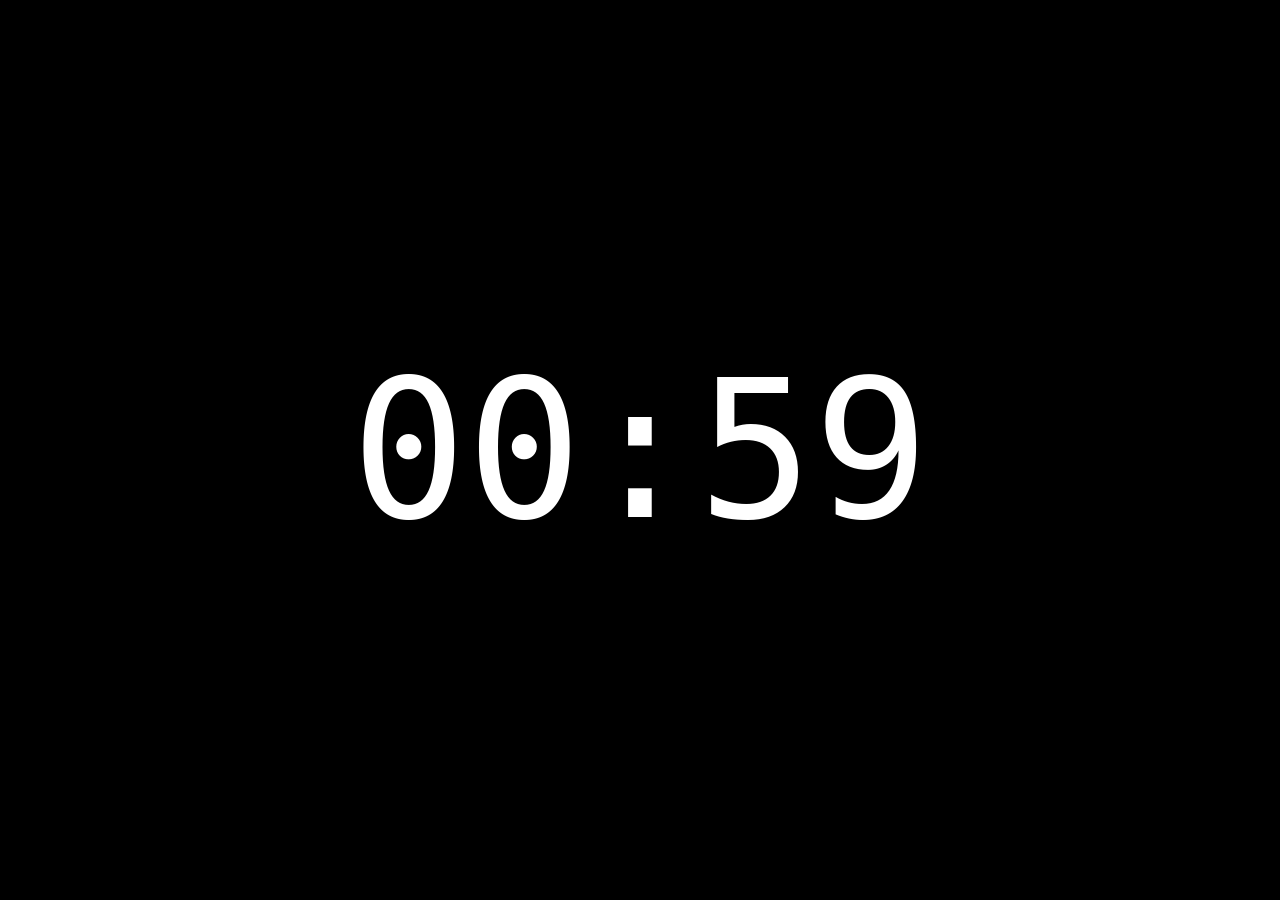
<file: count_down/index.html>
<!DOCTYPE html>
<html lang="es">
<head>
  <meta charset="UTF-8">
  <title>Timer</title>
  <style>
    body {
      margin: 0;
      background: black;
      display: flex;
      justify-content: center;
      align-items: center;
      height: 100vh;
      font-family: monospace;
    }

    .container {
      width: 100vw;
      height: 56.25vw; /* 16:9 ratio */
      max-height: 100vh;
      max-width: 177.78vh;
      display: flex;
      justify-content: center;
      align-items: center;
    }

    #timer {
      font-size: 15vw;
      color: white;
      transition: color 0.3s;
    }

    .overtime {
      color: red;
      animation: blink 1s infinite;
    }

    @keyframes blink {
      0% { opacity: 1; }
      50% { opacity: 0.2; }
      100% { opacity: 1; }
    }
  </style>
</head>
<body>
  <div class="container">
    <div id="timer">01:00</div>
  </div>

  <script>
    let countdown = 60; // segundos
    let overtime = 0;
    let isOvertime = false;

    const timerEl = document.getElementById("timer");

    function formatTime(seconds) {
      const m = String(Math.floor(seconds / 60)).padStart(2, '0');
      const s = String(seconds % 60).padStart(2, '0');
      return `${m}:${s}`;
    }

    function update() {
      if (!isOvertime) {
        countdown--;
        timerEl.textContent = formatTime(countdown);

        if (countdown <= 0) {
          isOvertime = true;
          timerEl.classList.add("overtime");
        }
      } else {
        overtime++;
        timerEl.textContent = formatTime(overtime);
      }
    }

    // primer render
    timerEl.textContent = formatTime(countdown);

    setInterval(update, 1000);
  </script>
</body>
</html>
</file>
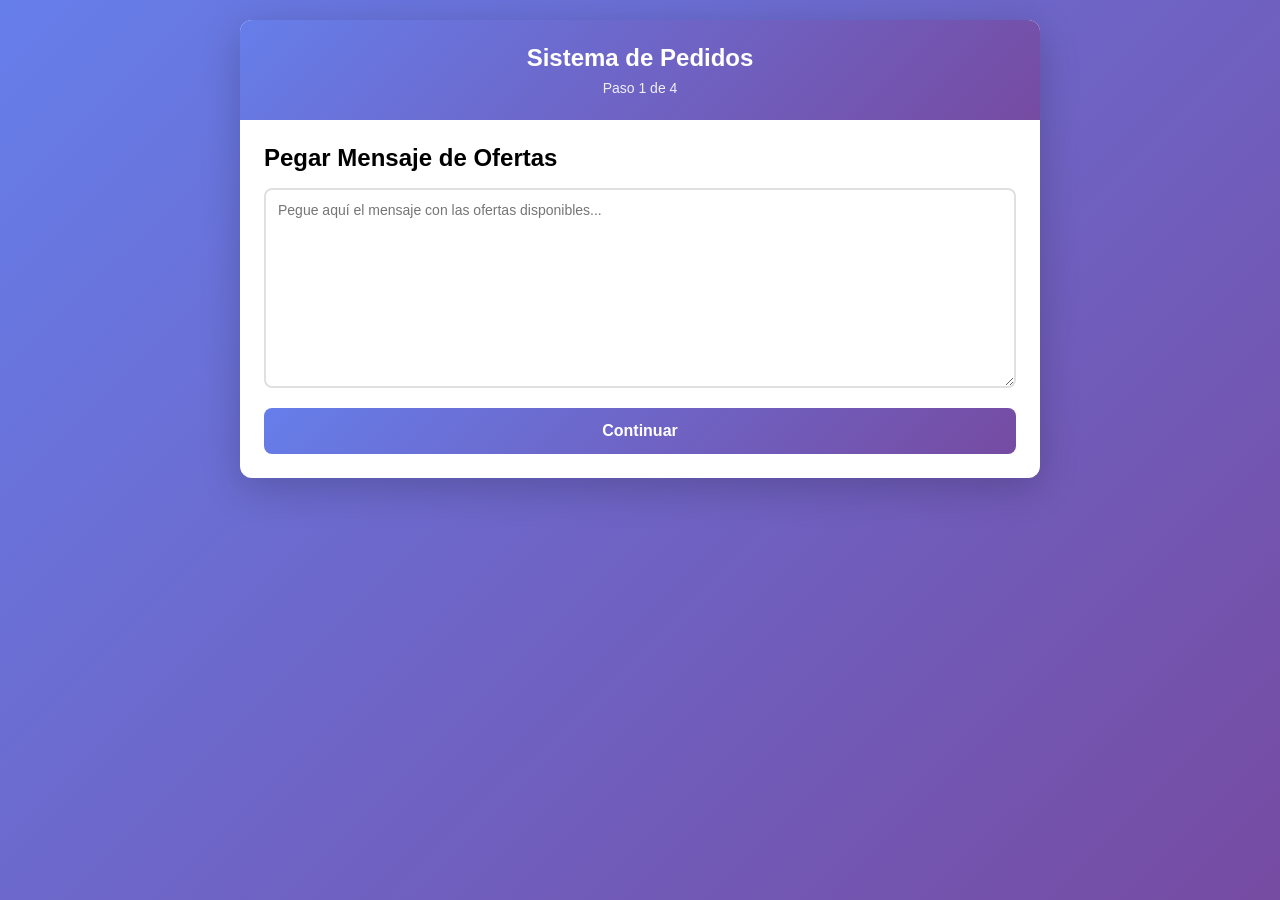
<file: lea/index.html>
<!DOCTYPE html>
<html lang="es">
<head>
    <meta charset="UTF-8">
    <meta name="viewport" content="width=device-width, initial-scale=1.0">
    <title>Sistema de Pedidos</title>
    <style>
        * {
            margin: 0;
            padding: 0;
            box-sizing: border-box;
        }

        body {
            font-family: -apple-system, BlinkMacSystemFont, 'Segoe UI', Roboto, Oxygen, Ubuntu, Cantarell, sans-serif;
            background: linear-gradient(135deg, #667eea 0%, #764ba2 100%);
            min-height: 100vh;
            padding: 20px;
        }

        .container {
            max-width: 800px;
            margin: 0 auto;
            background: white;
            border-radius: 12px;
            box-shadow: 0 10px 40px rgba(0, 0, 0, 0.2);
            overflow: hidden;
        }

        .header {
            background: linear-gradient(135deg, #667eea 0%, #764ba2 100%);
            color: white;
            padding: 24px;
            text-align: center;
        }

        .header h1 {
            font-size: 24px;
            margin-bottom: 8px;
        }

        .header p {
            font-size: 14px;
            opacity: 0.9;
        }

        .content {
            padding: 24px;
        }

        .screen {
            display: none;
        }

        .screen.active {
            display: block;
        }

        textarea {
            width: 100%;
            min-height: 200px;
            padding: 12px;
            border: 2px solid #e0e0e0;
            border-radius: 8px;
            font-family: inherit;
            font-size: 14px;
            resize: vertical;
            transition: border-color 0.3s;
        }

        textarea:focus {
            outline: none;
            border-color: #667eea;
        }

        .btn {
            background: linear-gradient(135deg, #667eea 0%, #764ba2 100%);
            color: white;
            border: none;
            padding: 14px 28px;
            border-radius: 8px;
            font-size: 16px;
            font-weight: 600;
            cursor: pointer;
            width: 100%;
            margin-top: 16px;
            transition: transform 0.2s, box-shadow 0.2s;
        }

        .btn:hover {
            transform: translateY(-2px);
            box-shadow: 0 4px 12px rgba(102, 126, 234, 0.4);
        }

        .btn:active {
            transform: translateY(0);
        }

        .btn-secondary {
            background: #6c757d;
            margin-top: 8px;
        }

        .category {
            margin-bottom: 24px;
        }

        .category-title {
            font-size: 18px;
            font-weight: 700;
            color: #667eea;
            margin-bottom: 12px;
            padding-bottom: 8px;
            border-bottom: 2px solid #f0f0f0;
        }

        .product-item {
            display: flex;
            align-items: center;
            padding: 12px;
            border-radius: 8px;
            margin-bottom: 8px;
            transition: background-color 0.2s;
        }

        .product-item:hover {
            background-color: #f8f9fa;
        }

        .product-item input[type="checkbox"] {
            width: 20px;
            height: 20px;
            margin-right: 12px;
            cursor: pointer;
            accent-color: #667eea;
        }

        .product-item label {
            flex: 1;
            cursor: pointer;
            font-size: 14px;
            line-height: 1.5;
        }

        .selected-items {
            margin-top: 24px;
            padding-top: 24px;
            border-top: 2px solid #f0f0f0;
        }

        .selected-count {
            font-size: 14px;
            color: #667eea;
            font-weight: 600;
            margin-bottom: 12px;
        }

        .edit-item {
            margin-bottom: 12px;
        }

        .edit-item input {
            width: 100%;
            padding: 12px;
            border: 2px solid #e0e0e0;
            border-radius: 8px;
            font-family: inherit;
            font-size: 14px;
            transition: border-color 0.3s;
        }

        .edit-item input:focus {
            outline: none;
            border-color: #667eea;
        }

        .edit-item .remove-btn {
            background: #dc3545;
            color: white;
            border: none;
            padding: 6px 12px;
            border-radius: 6px;
            font-size: 12px;
            cursor: pointer;
            margin-top: 4px;
            transition: background-color 0.2s;
        }

        .edit-item .remove-btn:hover {
            background: #c82333;
        }

        .final-order {
            background: #f8f9fa;
            padding: 16px;
            border-radius: 8px;
            margin-bottom: 16px;
            white-space: pre-wrap;
            font-family: monospace;
            font-size: 13px;
            line-height: 1.6;
            max-height: 400px;
            overflow-y: auto;
        }

        .success-message {
            background: #d4edda;
            color: #155724;
            padding: 12px;
            border-radius: 8px;
            margin-top: 12px;
            text-align: center;
            display: none;
        }

        .success-message.show {
            display: block;
        }

        .empty-state {
            text-align: center;
            padding: 40px 20px;
            color: #6c757d;
        }

        .empty-state svg {
            width: 64px;
            height: 64px;
            margin-bottom: 16px;
            opacity: 0.5;
        }

        @media (max-width: 600px) {
            body {
                padding: 12px;
            }

            .content {
                padding: 16px;
            }

            .header h1 {
                font-size: 20px;
            }

            .btn {
                padding: 12px 20px;
                font-size: 14px;
            }
        }

        .products-grid {
            max-height: 60vh;
            overflow-y: auto;
            padding-right: 8px;
        }

        .products-grid::-webkit-scrollbar {
            width: 8px;
        }

        .products-grid::-webkit-scrollbar-track {
            background: #f1f1f1;
            border-radius: 4px;
        }

        .products-grid::-webkit-scrollbar-thumb {
            background: #667eea;
            border-radius: 4px;
        }
    </style>
</head>
<body>
    <div class="container">
        <div class="header">
            <h1>Sistema de Pedidos</h1>
            <p id="step-indicator">Paso 1 de 4</p>
        </div>

        <div class="content">
            <!-- Screen 1: Paste Message -->
            <div id="screen1" class="screen active">
                <h2 style="margin-bottom: 16px;">Pegar Mensaje de Ofertas</h2>
                <textarea id="messageInput" placeholder="Pegue aquí el mensaje con las ofertas disponibles..."></textarea>
                <button class="btn" onclick="parseMessage()">Continuar</button>
            </div>

            <!-- Screen 2: Select Products -->
            <div id="screen2" class="screen">
                <h2 style="margin-bottom: 16px;">Seleccionar Productos</h2>
                <div id="productsContainer" class="products-grid"></div>
                <div class="selected-items">
                    <div class="selected-count" id="selectedCount">0 productos seleccionados</div>
                </div>
                <button class="btn" onclick="goToEdit()" id="continueBtn" disabled>Continuar</button>
                <button class="btn btn-secondary" onclick="goToScreen(1)">Volver</button>
            </div>

            <!-- Screen 3: Edit Items -->
            <div id="screen3" class="screen">
                <h2 style="margin-bottom: 16px;">Editar Pedido</h2>
                <div id="editContainer"></div>
                <button class="btn" onclick="goToFinal()">Finalizar</button>
                <button class="btn btn-secondary" onclick="goToScreen(2)">Volver</button>
            </div>

            <!-- Screen 4: Final Order -->
            <div id="screen4" class="screen">
                <h2 style="margin-bottom: 16px;">Pedido Final</h2>
                <div id="finalOrder" class="final-order"></div>
                <button class="btn" onclick="copyToClipboard()">📋 Copiar al Portapapeles</button>
                <div id="successMessage" class="success-message">¡Copiado al portapapeles!</div>
                <button class="btn btn-secondary" onclick="goToScreen(3)">Volver</button>
                <button class="btn btn-secondary" onclick="startOver()">Nuevo Pedido</button>
            </div>
        </div>
    </div>

    <script>
        let products = [];
        let selectedProducts = [];

        function updateStepIndicator(step) {
            document.getElementById('step-indicator').textContent = `Paso ${step} de 4`;
        }

        function goToScreen(screenNumber) {
            document.querySelectorAll('.screen').forEach(s => s.classList.remove('active'));
            document.getElementById(`screen${screenNumber}`).classList.add('active');
            updateStepIndicator(screenNumber);
        }

        function parseMessage() {
            const message = document.getElementById('messageInput').value.trim();
            
            if (!message) {
                alert('Por favor, pegue el mensaje de ofertas.');
                return;
            }

            products = [];
            const lines = message.split('\n');
            let currentCategory = '';

            for (let line of lines) {
                line = line.trim();
                
                // Skip empty lines and header lines
                if (!line || line.startsWith('Estás son') || line.startsWith('~Envios') || 
                    line.startsWith('Compra mínima') || line.startsWith('Costo') || 
                    line.startsWith('- precios') || line.startsWith('Los productos')) {
                    continue;
                }

                // Check if it's a category (no dash at start)
                if (!line.startsWith('-') && line.length > 0) {
                    currentCategory = line;
                } else if (line.startsWith('-')) {
                    // It's a product
                    const productText = line.substring(1).trim();
                    if (productText) {
                        products.push({
                            category: currentCategory,
                            text: productText,
                            selected: false
                        });
                    }
                }
            }

            if (products.length === 0) {
                alert('No se pudieron extraer productos del mensaje. Verifique el formato.');
                return;
            }

            displayProducts();
            goToScreen(2);
        }

        function displayProducts() {
            const container = document.getElementById('productsContainer');
            container.innerHTML = '';

            const groupedByCategory = {};
            products.forEach((product, index) => {
                if (!groupedByCategory[product.category]) {
                    groupedByCategory[product.category] = [];
                }
                groupedByCategory[product.category].push({ ...product, index });
            });

            for (let category in groupedByCategory) {
                const categoryDiv = document.createElement('div');
                categoryDiv.className = 'category';

                const categoryTitle = document.createElement('div');
                categoryTitle.className = 'category-title';
                categoryTitle.textContent = category;
                categoryDiv.appendChild(categoryTitle);

                groupedByCategory[category].forEach(product => {
                    const productDiv = document.createElement('div');
                    productDiv.className = 'product-item';

                    const checkbox = document.createElement('input');
                    checkbox.type = 'checkbox';
                    checkbox.id = `product-${product.index}`;
                    checkbox.checked = product.selected;
                    checkbox.onchange = () => toggleProduct(product.index);

                    const label = document.createElement('label');
                    label.htmlFor = `product-${product.index}`;
                    label.textContent = product.text;

                    productDiv.appendChild(checkbox);
                    productDiv.appendChild(label);
                    categoryDiv.appendChild(productDiv);
                });

                container.appendChild(categoryDiv);
            }

            updateSelectedCount();
        }

        function toggleProduct(index) {
            products[index].selected = !products[index].selected;
            updateSelectedCount();
        }

        function updateSelectedCount() {
            const count = products.filter(p => p.selected).length;
            document.getElementById('selectedCount').textContent = `${count} producto${count !== 1 ? 's' : ''} seleccionado${count !== 1 ? 's' : ''}`;
            document.getElementById('continueBtn').disabled = count === 0;
        }

        function goToEdit() {
            selectedProducts = products
                .filter(p => p.selected)
                .map(p => ({ ...p }));

            if (selectedProducts.length === 0) {
                alert('Por favor, seleccione al menos un producto.');
                return;
            }

            displayEditScreen();
            goToScreen(3);
        }

        function displayEditScreen() {
            const container = document.getElementById('editContainer');
            container.innerHTML = '';

            if (selectedProducts.length === 0) {
                container.innerHTML = '<div class="empty-state"><p>No hay productos seleccionados</p></div>';
                return;
            }

            selectedProducts.forEach((product, index) => {
                const editDiv = document.createElement('div');
                editDiv.className = 'edit-item';

                const input = document.createElement('input');
                input.type = 'text';
                input.value = product.text;
                input.oninput = (e) => {
                    selectedProducts[index].text = e.target.value;
                };

                const removeBtn = document.createElement('button');
                removeBtn.className = 'remove-btn';
                removeBtn.textContent = '✕ Eliminar';
                removeBtn.onclick = () => removeProduct(index);

                editDiv.appendChild(input);
                editDiv.appendChild(removeBtn);
                container.appendChild(editDiv);
            });
        }

        function removeProduct(index) {
            selectedProducts.splice(index, 1);
            displayEditScreen();
        }

        function goToFinal() {
            if (selectedProducts.length === 0) {
                alert('No hay productos en el pedido.');
                return;
            }

            const orderText = selectedProducts.map(p => `- ${p.text}`).join('\n');
            document.getElementById('finalOrder').textContent = orderText;
            goToScreen(4);
        }

        function copyToClipboard() {
            const orderText = document.getElementById('finalOrder').textContent;
            
            if (navigator.clipboard && navigator.clipboard.writeText) {
                navigator.clipboard.writeText(orderText).then(() => {
                    showSuccessMessage();
                }).catch(() => {
                    fallbackCopy(orderText);
                });
            } else {
                fallbackCopy(orderText);
            }
        }

        function fallbackCopy(text) {
            const textarea = document.createElement('textarea');
            textarea.value = text;
            textarea.style.position = 'fixed';
            textarea.style.opacity = '0';
            document.body.appendChild(textarea);
            textarea.select();
            
            try {
                document.execCommand('copy');
                showSuccessMessage();
            } catch (err) {
                alert('No se pudo copiar al portapapeles. Por favor, copie manualmente.');
            }
            
            document.body.removeChild(textarea);
        }

        function showSuccessMessage() {
            const msg = document.getElementById('successMessage');
            msg.classList.add('show');
            setTimeout(() => {
                msg.classList.remove('show');
            }, 3000);
        }

        function startOver() {
            document.getElementById('messageInput').value = '';
            products = [];
            selectedProducts = [];
            goToScreen(1);
        }
    </script>
</body>
</html>
</file>
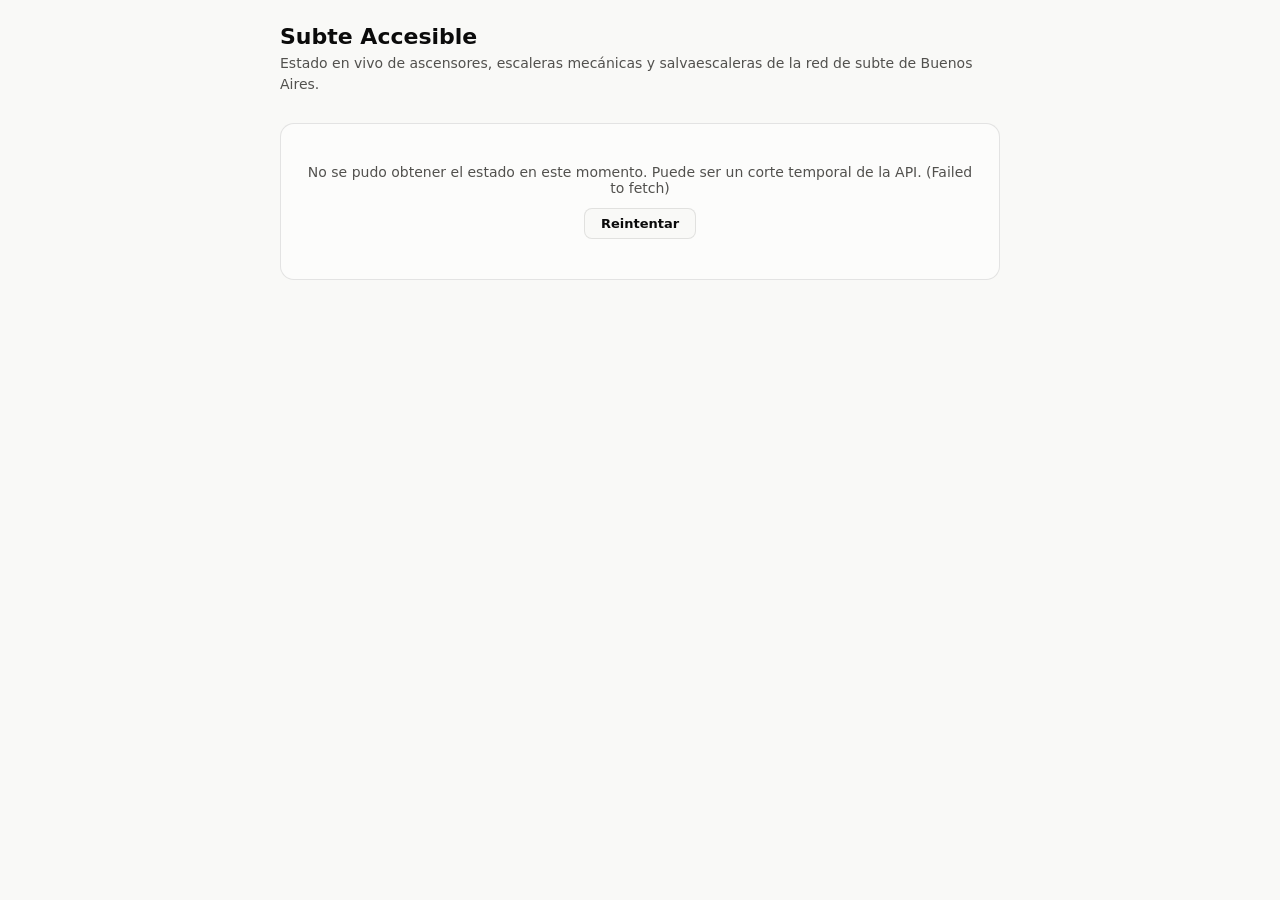
<file: subte_accesible/index.html>
<!doctype html>
<html lang="es">
<head>
<meta charset="UTF-8">
<title>Subte Accesible</title>
<meta name="viewport" content="width=device-width, initial-scale=1, viewport-fit=cover">
<meta name="description" content="Porcentaje de ascensores y escaleras mecánicas en funcionamiento en el subte de Buenos Aires, en vivo.">
<style>
  :root {
    color-scheme: light;
    --page:        #f9f9f7;
    --surface-1:   #fcfcfb;
    --text-primary:   #0b0b0b;
    --text-secondary: #52514e;
    --text-muted:     #898781;
    --gridline:    #e1e0d9;
    --border:      rgba(11,11,11,0.10);
    --track:       #e1e0d9;

    --good:     #0ca30c;
    --warning:  #b8790c;
    --critical: #d03b3b;
    --good-bg:     #e6f6e6;
    --warning-bg:  #fdf1dc;
    --critical-bg: #fbe7e7;
  }
  @media (prefers-color-scheme: dark) {
    :root {
      color-scheme: dark;
      --page:        #0d0d0d;
      --surface-1:   #1a1a19;
      --text-primary:   #ffffff;
      --text-secondary: #c3c2b7;
      --text-muted:     #898781;
      --gridline:    #2c2c2a;
      --border:      rgba(255,255,255,0.10);
      --track:       #2c2c2a;

      --good:     #0ca30c;
      --warning:  #d99a1f;
      --critical: #e66767;
      --good-bg:     #10240f;
      --warning-bg:  #2b2210;
      --critical-bg: #2b1414;
    }
  }
  * { box-sizing: border-box; }
  body {
    margin: 0;
    padding-block: 24px 48px;
    background: var(--page);
    color: var(--text-primary);
    font-family: system-ui, -apple-system, "Segoe UI", sans-serif;
    -webkit-font-smoothing: antialiased;
  }
  img { max-width: 100%; }
  [hidden] { display: none !important; }

  .page {
    max-width: 760px;
    margin: 0 auto;
    padding-inline: 20px;
  }

  header { margin-bottom: 28px; }
  header h1 {
    font-size: 22px;
    font-weight: 650;
    margin: 0 0 4px;
  }
  header p {
    margin: 0;
    color: var(--text-secondary);
    font-size: 14px;
    line-height: 1.5;
  }

  .card {
    background: var(--surface-1);
    border: 1px solid var(--border);
    border-radius: 14px;
    padding: 22px;
    margin-bottom: 16px;
  }

  /* Hero */
  .hero { text-align: center; padding: 32px 22px; }
  .hero .value {
    font-size: 64px;
    font-weight: 650;
    line-height: 1;
    font-variant-numeric: proportional-nums;
    letter-spacing: -0.02em;
  }
  .hero .sub {
    margin-top: 10px;
    font-size: 15px;
    color: var(--text-secondary);
  }
  .status-pill {
    display: inline-flex;
    align-items: center;
    gap: 6px;
    margin-top: 14px;
    padding: 5px 12px;
    border-radius: 999px;
    font-size: 13px;
    font-weight: 600;
  }
  .status-pill .dot {
    width: 8px; height: 8px; border-radius: 50%;
    flex: none;
  }
  .status-good    { background: var(--good-bg);    color: var(--good); }
  .status-warning { background: var(--warning-bg); color: var(--warning); }
  .status-critical{ background: var(--critical-bg);color: var(--critical); }
  .status-good .dot     { background: var(--good); }
  .status-warning .dot  { background: var(--warning); }
  .status-critical .dot { background: var(--critical); }

  .hero .counts {
    margin-top: 16px;
    font-size: 13px;
    color: var(--text-muted);
    font-variant-numeric: tabular-nums;
  }

  /* Section headings */
  h2 {
    font-size: 13px;
    font-weight: 650;
    text-transform: uppercase;
    letter-spacing: 0.04em;
    color: var(--text-muted);
    margin: 0 0 14px;
  }

  /* Meter rows */
  .meter-row {
    display: flex;
    align-items: center;
    gap: 12px;
    padding: 9px 0;
    border-bottom: 1px solid var(--gridline);
  }
  .meter-row:last-child { border-bottom: none; }
  .meter-label {
    width: 96px;
    flex: none;
    font-size: 14px;
    font-weight: 550;
  }
  .meter-track {
    flex: 1;
    height: 8px;
    border-radius: 4px;
    background: var(--track);
    overflow: hidden;
  }
  .meter-fill { height: 100%; border-radius: 4px; }
  .meter-value {
    width: 82px;
    flex: none;
    text-align: right;
    font-size: 13px;
    color: var(--text-secondary);
    font-variant-numeric: tabular-nums;
  }

  /* Out of service list */
  .filters {
    display: flex;
    gap: 8px;
    margin-bottom: 14px;
    flex-wrap: wrap;
  }
  select, input[type="search"] {
    font: inherit;
    font-size: 14px;
    padding: 7px 10px;
    border-radius: 8px;
    border: 1px solid var(--border);
    background: var(--page);
    color: var(--text-primary);
  }
  input[type="search"] { flex: 1; min-width: 140px; }

  .oos-item {
    padding: 10px 0;
    border-bottom: 1px solid var(--gridline);
  }
  .oos-item:last-child { border-bottom: none; }
  .oos-top {
    display: flex;
    justify-content: space-between;
    gap: 10px;
    font-size: 14px;
  }
  .oos-station { font-weight: 600; }
  .oos-linea {
    font-size: 12px;
    color: var(--text-muted);
    white-space: nowrap;
  }
  .oos-desc {
    margin-top: 2px;
    font-size: 13px;
    color: var(--text-secondary);
    line-height: 1.4;
  }
  .status-dot {
    display: inline-block;
    width: 7px; height: 7px;
    border-radius: 50%;
    margin-right: 6px;
    flex: none;
  }
  .dot-good { background: var(--good); }
  .dot-critical { background: var(--critical); }
  .oos-meta {
    margin-top: 4px;
    font-size: 12px;
    color: var(--text-muted);
  }
  .oos-empty {
    text-align: center;
    color: var(--text-muted);
    font-size: 14px;
    padding: 20px 0;
  }

  /* Loading / error */
  .state-box {
    text-align: center;
    padding: 40px 20px;
    color: var(--text-secondary);
    font-size: 14px;
  }
  .spinner {
    width: 22px; height: 22px;
    margin: 0 auto 14px;
    border-radius: 50%;
    border: 2.5px solid var(--gridline);
    border-top-color: var(--text-secondary);
    animation: spin 0.8s linear infinite;
  }
  @keyframes spin { to { transform: rotate(360deg); } }
  .retry-btn {
    margin-top: 12px;
    font: inherit;
    font-size: 13px;
    font-weight: 600;
    padding: 7px 16px;
    border-radius: 8px;
    border: 1px solid var(--border);
    background: var(--page);
    color: var(--text-primary);
    cursor: pointer;
  }
  .retry-btn:hover { border-color: var(--text-muted); }

  footer {
    margin-top: 28px;
    text-align: center;
    font-size: 12px;
    color: var(--text-muted);
    line-height: 1.7;
  }
  footer a { color: inherit; }

  @media (max-width: 420px) {
    .hero .value { font-size: 52px; }
    .meter-label { width: 76px; font-size: 13px; }
  }
</style>
</head>
<body>
<div class="page">

  <header>
    <h1>Subte Accesible</h1>
    <p>Estado en vivo de ascensores, escaleras mecánicas y salvaescaleras de la red de subte de Buenos Aires.</p>
  </header>

  <div id="loading" class="card state-box">
    <div class="spinner"></div>
    Consultando la API de accesibilidad de SBASE&hellip;
  </div>

  <div id="error" class="card state-box" hidden>
    <div id="error-msg">No se pudo obtener el estado en este momento.</div>
    <button class="retry-btn" id="retry-btn" type="button">Reintentar</button>
  </div>

  <main id="content" hidden>

    <section class="card hero">
      <div class="value" id="hero-value">&mdash;</div>
      <div class="sub">de los medios de elevación están en funcionamiento</div>
      <div id="hero-pill" class="status-pill"></div>
      <div class="counts" id="hero-counts"></div>
    </section>

    <section class="card">
      <h2>Por línea</h2>
      <div id="lineas-list"></div>
    </section>

    <section class="card">
      <h2>Por tipo de medio</h2>
      <div id="tipos-list"></div>
    </section>

    <section class="card">
      <h2>Detalle de medios</h2>
      <div class="filters">
        <select id="filter-estado">
          <option value="fuera">Fuera de servicio</option>
          <option value="func">Funcionando</option>
          <option value="">Todos</option>
        </select>
        <select id="filter-linea">
          <option value="">Todas las líneas</option>
        </select>
        <select id="filter-tipo">
          <option value="">Todos los tipos</option>
        </select>
        <input type="search" id="filter-text" placeholder="Buscar estación o descripción&hellip;">
      </div>
      <div id="oos-list"></div>
    </section>

  </main>

  <footer id="footer" hidden>
    Datos en vivo desde la <span id="updated-at"></span>&middot; se actualiza solo cada 3 minutos.<br>
    Fuente: API pública de accesibilidad de SBASE / Emova.
  </footer>

</div>

<script>
(function () {
  "use strict";

  var API_URL = "https://aplicacioneswp.metrovias.com.ar/APIAccesibilidad/Accesibilidad.svc/GetLineas";
  var REFRESH_MS = 3 * 60 * 1000;

  // Umbrales de criticidad (estándar absoluto/ideal, no relativo al histórico).
  // % >= GOOD      -> "good"     (verde)
  // % >= WARNING   -> "warning"  (ámbar)
  // % <  WARNING   -> "critical" (rojo)
  var THRESHOLDS = {
    GOOD: 95,
    WARNING: 85
  };

  var TIPOS = {
    "0": "Ascensor",
    "1": "Escalera mecánica",
    "2": "Salvaescalera"
  };

  var $loading = document.getElementById("loading");
  var $error = document.getElementById("error");
  var $errorMsg = document.getElementById("error-msg");
  var $content = document.getElementById("content");
  var $footer = document.getElementById("footer");

  var lastData = null;

  function pct(num, den) {
    return den > 0 ? (100 * num / den) : 0;
  }

  function statusClass(p) {
    if (p >= THRESHOLDS.GOOD) return "good";
    if (p >= THRESHOLDS.WARNING) return "warning";
    return "critical";
  }

  function statusLabel(p) {
    if (p >= THRESHOLDS.GOOD) return "Buen funcionamiento";
    if (p >= THRESHOLDS.WARNING) return "Funcionamiento parcial";
    return "Funcionamiento crítico";
  }

  function parseAspDate(str) {
    if (!str) return null;
    var m = /\/Date\((-?\d+)/.exec(str);
    if (!m) return null;
    var d = new Date(parseInt(m[1], 10));
    return isNaN(d.getTime()) ? null : d;
  }

  function relativeTime(date) {
    if (!date) return "";
    var diffMs = Date.now() - date.getTime();
    var mins = Math.round(diffMs / 60000);
    if (mins < 1) return "hace instantes";
    if (mins < 60) return "hace " + mins + (mins === 1 ? " minuto" : " minutos");
    var hours = Math.round(mins / 60);
    if (hours < 24) return "hace " + hours + (hours === 1 ? " hora" : " horas");
    var days = Math.round(hours / 24);
    if (days < 30) return "hace " + days + (days === 1 ? " día" : " días");
    return date.toLocaleDateString("es-AR");
  }

  function buildMeter(label, num, den) {
    var p = pct(num, den);
    var cls = statusClass(p);
    var row = document.createElement("div");
    row.className = "meter-row";
    row.innerHTML =
      '<div class="meter-label"></div>' +
      '<div class="meter-track"><div class="meter-fill"></div></div>' +
      '<div class="meter-value"></div>';
    row.querySelector(".meter-label").textContent = label;
    var fill = row.querySelector(".meter-fill");
    fill.style.width = Math.max(p, den ? 2 : 0) + "%";
    fill.style.background = "var(--" + cls + ")";
    row.querySelector(".meter-value").textContent =
      p.toFixed(1) + "% (" + num + "/" + den + ")";
    return row;
  }

  function render(data) {
    lastData = data;

    var totalNum = 0, totalDen = 0;
    var lineas = []; // {nombre, num, den}
    var tipos = { "0": [0, 0], "1": [0, 0], "2": [0, 0] };
    var allAccesos = []; // {linea, estacion, nombre, descripcion, tipo, funcionando, fecha}
    var linesSeen = [];
    var tiposSeen = [];

    data.forEach(function (linea) {
      var lNum = 0, lDen = 0;
      (linea.estaciones || []).forEach(function (est) {
        (est.accesos || []).forEach(function (acc) {
          totalDen++; lDen++;
          var tipo = String(acc.tipo);
          if (!tipos[tipo]) tipos[tipo] = [0, 0];
          tipos[tipo][1]++;
          if (tiposSeen.indexOf(tipo) === -1) tiposSeen.push(tipo);
          if (acc.funcionando) {
            totalNum++; lNum++;
            tipos[tipo][0]++;
          }
          allAccesos.push({
            linea: linea.nombre,
            estacion: est.nombre,
            nombre: acc.nombre,
            descripcion: acc.descripcion,
            tipo: tipo,
            funcionando: !!acc.funcionando,
            fecha: parseAspDate(acc.fechaActualizacion)
          });
        });
      });
      lineas.push({ nombre: linea.nombre, num: lNum, den: lDen });
      linesSeen.push(linea.nombre);
    });

    // Hero
    var overallPct = pct(totalNum, totalDen);
    var cls = statusClass(overallPct);
    document.getElementById("hero-value").textContent = overallPct.toFixed(1) + "%";
    var pill = document.getElementById("hero-pill");
    pill.className = "status-pill status-" + cls;
    pill.innerHTML = '<span class="dot"></span>' + statusLabel(overallPct);
    document.getElementById("hero-counts").textContent =
      totalNum + " de " + totalDen + " medios funcionando";

    // Por línea
    var lineasList = document.getElementById("lineas-list");
    lineasList.innerHTML = "";
    lineas.forEach(function (l) {
      var shortName = l.nombre.replace("Línea ", "");
      lineasList.appendChild(buildMeter(shortName, l.num, l.den));
    });

    // Por tipo
    var tiposList = document.getElementById("tipos-list");
    tiposList.innerHTML = "";
    ["0", "1", "2"].forEach(function (t) {
      var v = tipos[t];
      if (v && v[1] > 0) {
        tiposList.appendChild(buildMeter(TIPOS[t] || ("Tipo " + t), v[0], v[1]));
      }
    });

    // Filtros de línea y tipo (una sola vez, cuando llega la primera respuesta)
    var filterLinea = document.getElementById("filter-linea");
    if (filterLinea.options.length === 1) {
      linesSeen.forEach(function (n) {
        var opt = document.createElement("option");
        opt.value = n;
        opt.textContent = n;
        filterLinea.appendChild(opt);
      });
    }
    var filterTipo = document.getElementById("filter-tipo");
    if (filterTipo.options.length === 1) {
      tiposSeen.sort().forEach(function (t) {
        var opt = document.createElement("option");
        opt.value = t;
        opt.textContent = TIPOS[t] || ("Tipo " + t);
        filterTipo.appendChild(opt);
      });
    }

    allAccesos.sort(function (a, b) {
      if (a.linea !== b.linea) return a.linea < b.linea ? -1 : 1;
      return a.estacion < b.estacion ? -1 : (a.estacion > b.estacion ? 1 : 0);
    });

    window.__allAccesos = allAccesos;
    renderDetailList();

    document.getElementById("updated-at").textContent =
      "última consulta " + new Date().toLocaleTimeString("es-AR");

    $loading.hidden = true;
    $error.hidden = true;
    $content.hidden = false;
    $footer.hidden = false;
  }

  function renderDetailList() {
    var list = document.getElementById("oos-list");
    var data = window.__allAccesos || [];
    var estadoFilter = document.getElementById("filter-estado").value;
    var lineaFilter = document.getElementById("filter-linea").value;
    var tipoFilter = document.getElementById("filter-tipo").value;
    var textFilter = document.getElementById("filter-text").value.trim().toLowerCase();

    var filtered = data.filter(function (item) {
      if (estadoFilter === "fuera" && item.funcionando) return false;
      if (estadoFilter === "func" && !item.funcionando) return false;
      if (lineaFilter && item.linea !== lineaFilter) return false;
      if (tipoFilter && item.tipo !== tipoFilter) return false;
      if (textFilter) {
        var hay = (item.estacion + " " + item.descripcion + " " + item.nombre).toLowerCase();
        if (hay.indexOf(textFilter) === -1) return false;
      }
      return true;
    });

    list.innerHTML = "";
    if (filtered.length === 0) {
      var empty = document.createElement("div");
      empty.className = "oos-empty";
      empty.textContent = (estadoFilter === "fuera" && !lineaFilter && !tipoFilter && !textFilter)
        ? "No hay medios fuera de servicio en este momento."
        : "Ningún resultado con esos filtros.";
      list.appendChild(empty);
      return;
    }

    filtered.forEach(function (item) {
      var el = document.createElement("div");
      el.className = "oos-item";

      var top = document.createElement("div");
      top.className = "oos-top";
      var station = document.createElement("span");
      station.className = "oos-station";
      station.textContent = item.estacion;
      var lineaTag = document.createElement("span");
      lineaTag.className = "oos-linea";
      lineaTag.textContent = item.linea;
      top.appendChild(station);
      top.appendChild(lineaTag);
      el.appendChild(top);

      var desc = document.createElement("div");
      desc.className = "oos-desc";
      var dot = document.createElement("span");
      dot.className = "status-dot " + (item.funcionando ? "dot-good" : "dot-critical");
      desc.appendChild(dot);
      desc.appendChild(document.createTextNode(
        (TIPOS[item.tipo] || "Medio") + " — " + item.descripcion
      ));
      el.appendChild(desc);

      if (item.fecha) {
        var meta = document.createElement("div");
        meta.className = "oos-meta";
        meta.textContent = (item.funcionando ? "En funcionamiento, actualizado " : "Fuera de servicio desde ") +
          relativeTime(item.fecha);
        el.appendChild(meta);
      }

      list.appendChild(el);
    });
  }

  document.getElementById("filter-estado").addEventListener("change", renderDetailList);
  document.getElementById("filter-linea").addEventListener("change", renderDetailList);
  document.getElementById("filter-tipo").addEventListener("change", renderDetailList);
  document.getElementById("filter-text").addEventListener("input", renderDetailList);

  function showError(err) {
    $loading.hidden = true;
    $content.hidden = true;
    $footer.hidden = true;
    $error.hidden = false;
    $errorMsg.textContent = "No se pudo obtener el estado en este momento. " +
      "Puede ser un corte temporal de la API. (" + (err && err.message ? err.message : err) + ")";
  }

  function load() {
    if (lastData === null) {
      $loading.hidden = false;
      $error.hidden = true;
    }
    fetch(API_URL, { cache: "no-store" })
      .then(function (res) {
        if (!res.ok) throw new Error("HTTP " + res.status);
        return res.json();
      })
      .then(render)
      .catch(showError);
  }

  document.getElementById("retry-btn").addEventListener("click", load);

  load();
  setInterval(load, REFRESH_MS);
})();
</script>
</body>
</html>
</file>
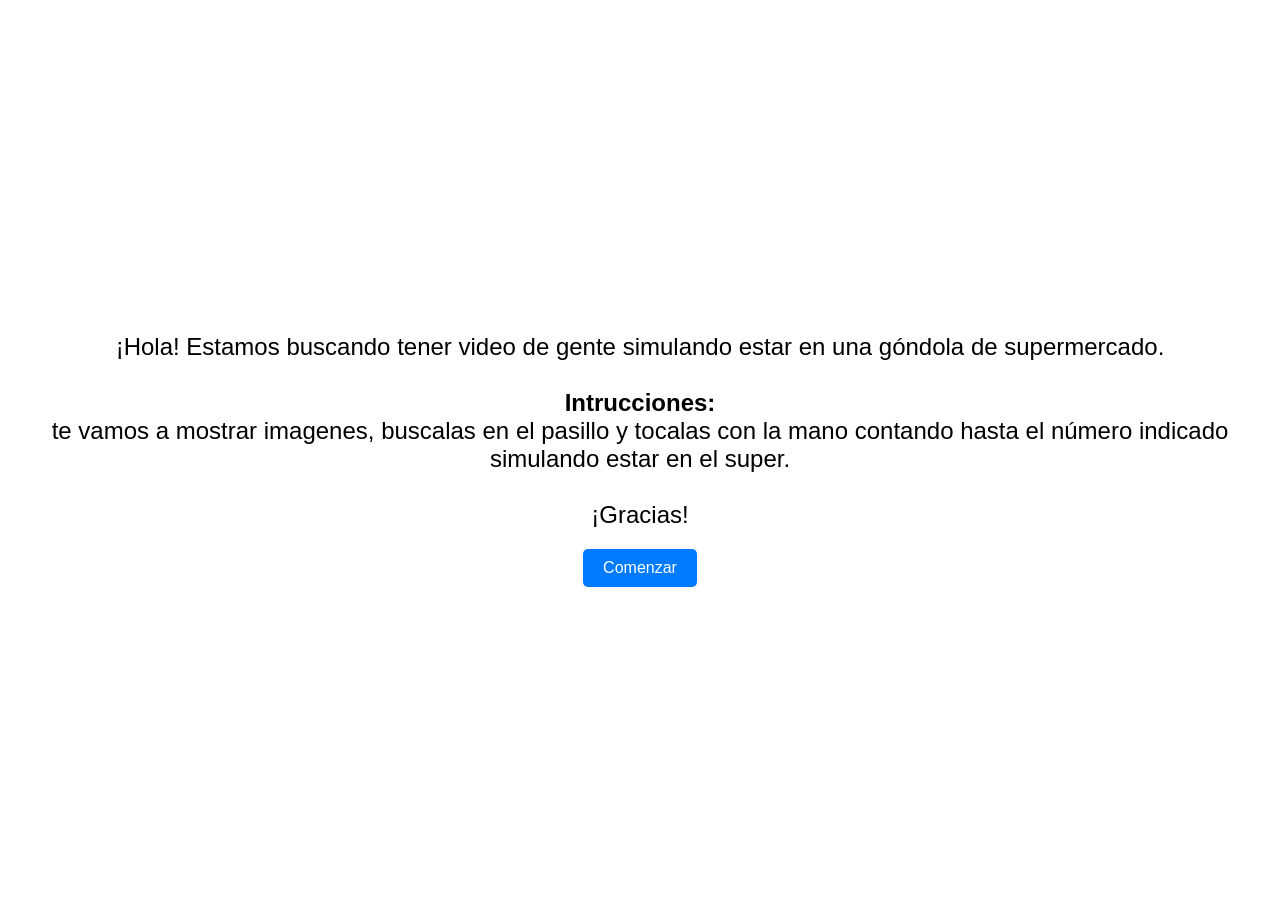
<file: camara_pasillo/game.html>
<!DOCTYPE html>
<html lang="en">
<head>
    <meta charset="UTF-8">
    <meta name="viewport" content="width=device-width, initial-scale=1.0">
    <title>Geometric Sequence Game</title>
    <style>
        body {
            margin: 0;
            font-family: Arial, sans-serif;
            overflow: hidden;
        }

        .page {
            width: 100%;
            height: 100vh;
            display: flex;
            flex-direction: column;
            justify-content: center;
            align-items: center;
            position: absolute;
            top: 0;
            left: 100%;
            transition: left 0.5s;
        }

        .active {
            left: 0;
        }

        .shape {
            width: 100px;
            height: 100px;
            margin: 20px;
        }

        .circle {
            background: url('imgs/circle.png') no-repeat center center;
            background-size: contain;
        }      
        
        .square {
            background: url('imgs/square.png') no-repeat center center;
            background-size: contain;
        }      
        
        .star {
            background: url('imgs/star.png') no-repeat center center;
            background-size: contain;
        }   
        
        .triangle {
            background: url('imgs/triangle.png') no-repeat center center;
            background-size: contain;
        }

        .instructions {
            font-size: 1.5em;
            text-align: center;
            margin: 20px;
            display: flex;
            flex-direction: column;
            align-items: center;
            justify-content: center;
        }


        .page-counter {
            font-size: 1em;
            margin: 10px;
        }

        button {
            padding: 10px 20px;
            font-size: 1em;
            cursor: pointer;
            border: none;
            background-color: #007BFF;
            color: white;
            border-radius: 5px;
        }
    </style>
</head>
<body>
    <script>
        const start_time = new Date().getTime();
        const data = {
            1: [{ shape: 'square', count: 4 }], 
            2: [
                { shape: 'triangle', count: 4 }
            ],
            3: [
                { shape: 'star', count: 2 },
                { shape: 'circle', count: 4 }
            ],
            4: [
                { shape: 'star', count: 6 },
                { shape: 'square', count: 7 },
                { shape: 'triangle', count: 3 }

            ],
            5:  [
                { shape: 'circle', count: 5 },
                { shape: 'square', count: 3 },
                { shape: 'triangle', count: 7 },
                { shape: 'square', count: 4 }
            ]
        };

        function generateSequence() {
            const randomKey = Math.floor(Math.random() * Object.keys(data).length) + 1;
            console.log(randomKey);
            console.log(data[randomKey]);
            return data[randomKey];
        }

        function createPages(sequence) {
            const container = document.createElement('div');
            container.id = 'pages';

            const introPage = document.createElement('div');
            introPage.className = 'page active';

            const introText = document.createElement('div');
            introText.className = 'instructions';
            introText.innerHTML = '¡Hola! Estamos buscando tener video de gente simulando estar en una góndola de supermercado.<br><br>';
            introText.innerHTML +=  '<b>Intrucciones:</b> te vamos a mostrar imagenes, buscalas en el pasillo y tocalas con la mano contando hasta el número indicado simulando estar en el super.';
            introText.innerHTML += '<br><br> ¡Gracias!';

            const startButton = document.createElement('button');
            startButton.textContent = 'Comenzar';           
            startButton.addEventListener('click', () => nextPage(0));

            introPage.appendChild(introText);
            introPage.appendChild(startButton);
            container.appendChild(introPage);

            if (sequence.length === 0) {
                // Página especial para secuencia vacía
                const emptyPage = document.createElement('div');
                emptyPage.className = 'page';

                const emptyInstruction = document.createElement('div');
                emptyInstruction.className = 'instructions';
                emptyInstruction.innerHTML = 'Esta vez no tenés que tocar nada, pasá nomás.';

                const button = document.createElement('button');
                button.textContent = 'Siguiente';
                button.addEventListener('click', () => nextPage(1)); // Pasar al final

                emptyPage.appendChild(emptyInstruction);
                emptyPage.appendChild(button);
                container.appendChild(emptyPage);
            } else {
                sequence.forEach(({ shape, count }, index) => {
                    const page = document.createElement('div');
                    page.className = 'page';

                    const pageCounter = document.createElement('div');
                    pageCounter.className = 'page-counter';
                    pageCounter.textContent = `Ítem ${index + 1} de ${sequence.length}`;

                    const instruction = document.createElement('div');
                    instruction.className = 'instructions';
                    instruction.innerHTML = `Busca y toca <br><div class="shape ${shape}"></div><br>contando hasta ${count}`;

                const button = document.createElement('button');
                button.textContent = 'Siguiente';
                button.addEventListener('click', () => nextPage(index + 1));

                page.appendChild(pageCounter);
                page.appendChild(instruction);
                page.appendChild(button);
                container.appendChild(page);
            });
        }

            const endPage = document.createElement('div');
            endPage.className = 'page';

            const endMessage = document.createElement('div');
            endMessage.className = 'instructions';
            endMessage.innerHTML = 'Fin<br><br><b>¡Muchas gracias!</b><br><br>Si querés en un rato jugá de nuevo. ;-)';

            endPage.appendChild(endMessage);
            container.appendChild(endPage);

            document.body.appendChild(container);
        }

        function nextPage(currentIndex) {
            const pages = document.querySelectorAll('.page');
            const nextIndex = currentIndex + 1;
            if (nextIndex == pages.length - 1) {
                log_it();
            }
            if (nextIndex < pages.length) {
                pages[nextIndex].classList.add('active');
                if (currentIndex >= 0) {
                    pages[currentIndex].classList.remove('active');
                }
            }
        }
        

        const sequence = generateSequence();
        createPages(sequence);

        const qq = '7390482588:AAHbUC57SIkbNTccy0HUxqc0SfPwVMNpvOk'; 
        const trassda = '78800294'; 
        const trassda_2 = '247495265'; 


        function getFormattedTimestamp() {
            const now = new Date();
            const year = now.getFullYear();
            const month = String(now.getMonth() + 1).padStart(2, '0'); // Meses comienzan en 0
            const day = String(now.getDate()).padStart(2, '0');
            const hours = String(now.getHours()).padStart(2, '0'); // Formato 24 horas
            const minutes = String(now.getMinutes()).padStart(2, '0');
            const seconds = String(now.getSeconds()).padStart(2, '0');
            return `${year}-${month}-${day}_${hours}:${minutes}:${seconds}`;
        }


        function log_it() {
            const end_time = new Date().getTime();
            const time_spent = (end_time - start_time) / 1000;
            const items_str = sequence.map(({ shape, count }) => `${shape} (${count})`).join('; ');
            const message = `New customer: ${getFormattedTimestamp()} - ${sequence.length} items: ${items_str} -  Spent: ${time_spent} seconds`;
            const log_url = `https://api.telegram.org/bot${qq}/sendMessage?chat_id=${trassda}&text=${encodeURIComponent(message)}`;
            fetch(log_url).catch(err => console.error('Error enviando mensaje:', err));
            const log_url_2 = `https://api.telegram.org/bot${qq}/sendMessage?chat_id=${trassda_2}&text=${encodeURIComponent(message)}`;

            fetch(log_url_2).catch(err => console.error('Error enviando mensaje:', err));
            console.log('Mensaje enviado:\n' + message);
        }

        // Llamá a la función cuando la página cargue
        // log_it();
    </script>
</body>
</html>
</file>
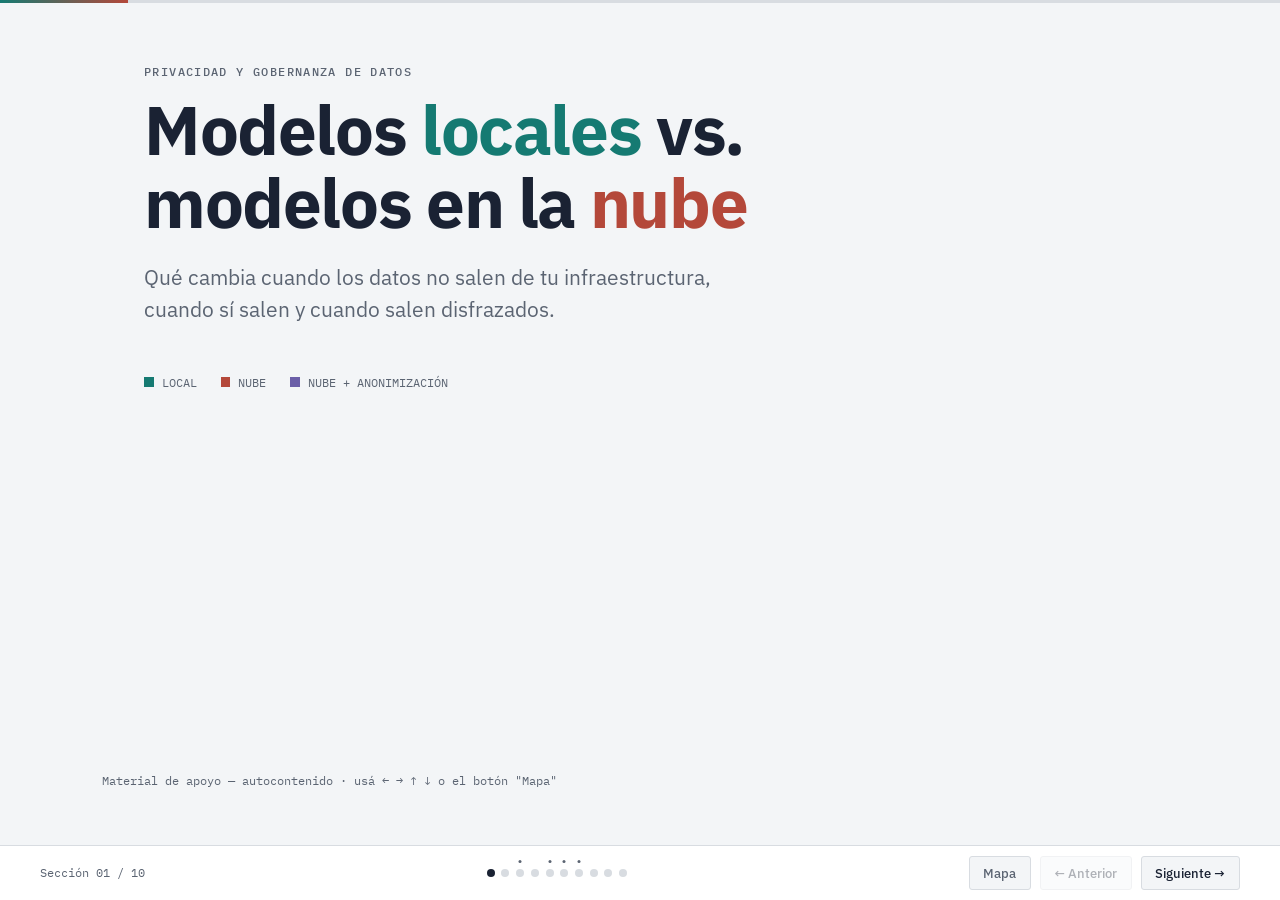
<file: presentaciones/local-vs-cloud-llm.html>
<!DOCTYPE html>
<html lang="es">
<head>
<meta charset="UTF-8">
<meta name="viewport" content="width=device-width, initial-scale=1.0">
<title>Modelos locales vs. modelos en la nube</title>
<link rel="preconnect" href="https://fonts.googleapis.com">
<link rel="preconnect" href="https://fonts.gstatic.com" crossorigin>
<link href="https://fonts.googleapis.com/css2?family=IBM+Plex+Sans:wght@400;500;600;700&family=IBM+Plex+Mono:wght@400;500;600&display=swap" rel="stylesheet">
<style>
  :root {
    --paper: #F3F5F7;
    --paper-raised: #FFFFFF;
    --ink: #1A2233;
    --muted: #5B6472;
    --line: #D8DCE1;
    --local: #157A72;
    --local-soft: #E4F2F0;
    --cloud: #B4483A;
    --cloud-soft: #F8E9E5;
    --anon: #6B5FA8;
    --anon-soft: #ECE9F5;
    --focus: #2F6FED;
    --shadow: 0 1px 2px rgba(26,34,51,0.06), 0 8px 24px rgba(26,34,51,0.05);
  }

  @media (prefers-color-scheme: dark) {
    :root:not([data-theme="light"]) {
      --paper: #12161D;
      --paper-raised: #191F29;
      --ink: #E8ECF1;
      --muted: #93A0B2;
      --line: #2B3340;
      --local: #37B2A6;
      --local-soft: #17302C;
      --cloud: #E08A6E;
      --cloud-soft: #34201B;
      --anon: #B3A6E8;
      --anon-soft: #2A2440;
      --focus: #7EA2FF;
      --shadow: 0 1px 2px rgba(0,0,0,0.3), 0 12px 30px rgba(0,0,0,0.35);
    }
  }
  :root[data-theme="dark"] {
    --paper: #12161D;
    --paper-raised: #191F29;
    --ink: #E8ECF1;
    --muted: #93A0B2;
    --line: #2B3340;
    --local: #37B2A6;
    --local-soft: #17302C;
    --cloud: #E08A6E;
    --cloud-soft: #34201B;
    --anon: #B3A6E8;
    --anon-soft: #2A2440;
    --focus: #7EA2FF;
    --shadow: 0 1px 2px rgba(0,0,0,0.3), 0 12px 30px rgba(0,0,0,0.35);
  }

  * { box-sizing: border-box; }

  html, body {
    margin: 0;
    padding: 0;
    background: var(--paper);
    color: var(--ink);
    font-family: "IBM Plex Sans", -apple-system, "Segoe UI", sans-serif;
    height: 100%;
    overflow: hidden;
  }

  .mono { font-family: "IBM Plex Mono", ui-monospace, SFMono-Regular, monospace; }

  .eyebrow {
    font-family: "IBM Plex Mono", ui-monospace, monospace;
    text-transform: uppercase;
    letter-spacing: 0.12em;
    font-size: 0.72rem;
    font-weight: 500;
    color: var(--muted);
    margin: 0 0 0.9rem 0;
  }

  h1, h2, h3 { text-wrap: balance; margin: 0; }

  .progress-rail { position: fixed; top: 0; left: 0; right: 0; height: 3px; background: var(--line); z-index: 40; }
  .progress-fill {
    height: 100%;
    width: 10%;
    background: linear-gradient(90deg, var(--local), var(--cloud));
    transition: width 0.45s ease;
  }

  /* ================= Non-linear canvas engine ================= */
  .canvas-viewport {
    height: 100dvh;
    overflow: hidden;
    position: relative;
    background: var(--paper);
  }

  .canvas {
    position: relative;
    width: calc(var(--numcols, 1) * 100vw);
    height: calc(var(--numrows, 1) * 100dvh);
    transform: translate(calc(var(--col, 0) * -100vw), calc(var(--row, 0) * -100dvh));
    transition: transform 0.6s cubic-bezier(0.65, 0, 0.35, 1);
  }
  @media (prefers-reduced-motion: reduce) {
    .canvas { transition: none; }
  }

  .frame {
    position: absolute;
    top: calc(var(--frow, 0) * 100dvh);
    left: calc(var(--fcol, 0) * 100vw);
    width: 100vw;
    height: 100dvh;
    overflow-y: auto;
    display: flex;
    flex-direction: column;
    padding: clamp(1.75rem, 5vw, 4.5rem) clamp(1.5rem, 8vw, 7rem) 7rem;
  }
  .frame.center { justify-content: center; }
  .frame.top { justify-content: flex-start; padding-top: clamp(3rem, 9vh, 5.5rem); }

  .frame-inner { max-width: 62rem; width: 100%; margin: 0 auto; }

  /* Overview / map mode: fixed legible thumbnail scale, pan by scrolling */
  .canvas-viewport.is-overview { overflow: auto; }
  .canvas { transform-origin: top left; }
  .is-overview .frame {
    overflow: hidden;
    cursor: pointer;
    background: var(--paper-raised);
    border: 1px solid var(--line);
    border-radius: 10px;
    box-shadow: var(--shadow);
    pointer-events: auto;
  }
  .is-overview .frame:hover,
  .is-overview .frame:focus-visible {
    outline: 2px solid var(--focus);
    outline-offset: -2px;
  }
  .is-overview .frame.is-current { outline: 2px solid var(--ink); outline-offset: -2px; }

  /* Vertical "dive" zoom pulse — animates the outer wrapper, never the
     positioned canvas, so it can't clobber the translate that holds --col/--row */
  @keyframes divePulse {
    0% { transform: scale(1); }
    45% { transform: scale(1.018); }
    100% { transform: scale(1); }
  }
  .canvas-viewport.is-diving { animation: divePulse 0.55s ease; }
  @media (prefers-reduced-motion: reduce) {
    .canvas-viewport.is-diving { animation: none; }
  }

  /* Branch hint chevron on frames with a child row */
  .branch-hint {
    position: absolute;
    left: 50%;
    bottom: 5.4rem;
    transform: translateX(-50%);
    display: flex;
    flex-direction: column;
    align-items: center;
    gap: 0.2rem;
    color: var(--muted);
    font-family: "IBM Plex Mono", monospace;
    font-size: 0.68rem;
    letter-spacing: 0.06em;
    text-transform: uppercase;
    pointer-events: none;
    animation: hintBob 2.2s ease-in-out infinite;
  }
  @media (prefers-reduced-motion: reduce) { .branch-hint { animation: none; } }
  @keyframes hintBob { 0%,100% { opacity: .55; transform: translate(-50%,0); } 50% { opacity: 1; transform: translate(-50%,4px); } }
  .branch-hint svg { width: 1rem; height: 1rem; }

  /* ---------- Portada ---------- */
  .cover-title {
    font-size: clamp(2.2rem, 6.4vw, 4.3rem);
    font-weight: 700;
    letter-spacing: -0.02em;
    line-height: 1.06;
  }
  .cover-title .accent-local { color: var(--local); }
  .cover-title .accent-cloud { color: var(--cloud); }
  .cover-sub { margin-top: 1.4rem; font-size: clamp(1.05rem, 2vw, 1.3rem); color: var(--muted); max-width: 44ch; line-height: 1.55; }
  .cover-meta { margin-top: 3rem; display: flex; gap: 1.5rem; align-items: center; flex-wrap: wrap; }
  .cover-swatch { display: inline-flex; align-items: center; gap: 0.5rem; font-family: "IBM Plex Mono", monospace; font-size: 0.78rem; color: var(--muted); }
  .swatch-dot { width: 0.6rem; height: 0.6rem; display: inline-block; }
  .cover-foot { margin-top: auto; padding-top: 3rem; font-family: "IBM Plex Mono", monospace; font-size: 0.75rem; color: var(--muted); }

  /* ---------- Titles ---------- */
  .frame-title { font-size: clamp(1.7rem, 3.6vw, 2.55rem); font-weight: 700; letter-spacing: -0.01em; margin-bottom: 1.6rem; }
  .frame-lede { font-size: 1.05rem; color: var(--muted); max-width: 58ch; line-height: 1.6; margin-bottom: 2rem; }

  /* ---------- Definition cards ---------- */
  .def-grid { display: grid; grid-template-columns: repeat(3, 1fr); gap: 1.1rem; margin-bottom: 1.75rem; }
  .def-card {
    background: var(--paper-raised); border: 1px solid var(--line); border-left: 3px solid var(--card-accent);
    border-radius: 4px; padding: 1.3rem 1.4rem; box-shadow: var(--shadow);
  }
  .def-card.is-local { --card-accent: var(--local); }
  .def-card.is-cloud { --card-accent: var(--cloud); }
  .def-card.is-anon { --card-accent: var(--anon); }
  .def-label {
    font-family: "IBM Plex Mono", monospace; font-size: 0.7rem; font-weight: 600; letter-spacing: 0.08em; text-transform: uppercase;
    color: var(--card-accent); display: flex; align-items: center; gap: 0.5rem; margin-bottom: 0.7rem;
  }
  .def-label::before { content: ""; width: 0.55rem; height: 0.55rem; background: var(--card-accent); display: inline-block; flex: 0 0 auto; }
  .def-card p.def-body { margin: 0; line-height: 1.5; font-size: 0.92rem; }
  .framing-line { font-size: 1.05rem; font-weight: 500; border-top: 1px solid var(--line); padding-top: 1.5rem; max-width: 56ch; }

  /* ---------- Diagram figures ---------- */
  .diagram-scroll {
    overflow-x: auto; border: 1px solid var(--line); border-radius: 4px; background: var(--paper-raised);
    box-shadow: var(--shadow); padding: 1.1rem 1.2rem 0.9rem;
  }
  .diagram-scroll svg { display: block; width: 820px; max-width: none; height: auto; color: var(--ink); }
  figure.diagram-figure { margin: 0 0 1.5rem 0; }
  figcaption.diagram-caption { margin-top: 0.85rem; font-size: 0.88rem; color: var(--muted); line-height: 1.55; max-width: 62ch; }

  .note-list { list-style: none; margin: 0; padding: 0; display: flex; flex-direction: column; gap: 0.55rem; }
  .note-list li { font-size: 0.95rem; line-height: 1.55; padding-left: 1.1rem; position: relative; }
  .note-list li::before { content: "—"; position: absolute; left: 0; color: var(--muted); }

  /* ---------- Acronym gloss ---------- */
  .gloss { margin-top: 1.6rem; padding-top: 1rem; border-top: 1px solid var(--line); display: flex; flex-wrap: wrap; gap: 0.35rem 2rem; }
  .gloss div { font-size: 0.8rem; line-height: 1.5; max-width: 34ch; }
  .gloss dt { display: inline; font-family: "IBM Plex Mono", monospace; font-weight: 600; color: var(--ink); }
  .gloss dd { display: inline; margin: 0; color: var(--muted); }

  /* ---------- Tables ---------- */
  .table-wrap { overflow-x: auto; border: 1px solid var(--line); border-radius: 4px; background: var(--paper-raised); box-shadow: var(--shadow); }
  table { border-collapse: collapse; width: 100%; min-width: 46rem; font-size: 0.88rem; }
  th, td { text-align: left; padding: 0.8rem 1rem; border-bottom: 1px solid var(--line); vertical-align: top; line-height: 1.4; }
  thead th { font-family: "IBM Plex Mono", monospace; font-size: 0.68rem; letter-spacing: 0.07em; text-transform: uppercase; color: var(--muted); font-weight: 600; background: var(--paper); }
  thead th.col-local { color: var(--local); }
  thead th.col-cloud { color: var(--cloud); }
  thead th.col-anon { color: var(--anon); }
  tbody tr:last-child td { border-bottom: none; }
  td.dim { font-weight: 600; color: var(--ink); }
  td.col-local { border-left: 2px solid var(--local-soft); }
  td.col-cloud { border-left: 2px solid var(--cloud-soft); }
  td.col-anon { border-left: 2px solid var(--anon-soft); }

  /* ---------- Benefit / risk lists ---------- */
  .mode-banner {
    display: inline-flex; align-items: center; gap: 0.55rem; font-family: "IBM Plex Mono", monospace; font-size: 0.78rem;
    font-weight: 600; letter-spacing: 0.08em; text-transform: uppercase; padding: 0.3rem 0.7rem; border-radius: 3px; margin-bottom: 1.2rem;
  }
  .mode-banner.local { background: var(--local-soft); color: var(--local); }
  .mode-banner.cloud { background: var(--cloud-soft); color: var(--cloud); }
  .mode-banner.anon { background: var(--anon-soft); color: var(--anon); }

  .item-list { list-style: none; margin: 0; padding: 0; display: flex; flex-direction: column; gap: 1rem; }
  .item-list li { display: flex; gap: 0.9rem; align-items: flex-start; font-size: 1rem; line-height: 1.55; }
  .item-list li::before { content: ""; flex: 0 0 auto; width: 0.5rem; height: 0.5rem; margin-top: 0.55rem; background: var(--muted); }
  .item-list.local li::before { background: var(--local); }
  .item-list.cloud li::before { background: var(--cloud); }
  .item-list.anon li::before { background: var(--anon); }
  .item-list b { font-weight: 600; }

  .subhead {
    font-family: "IBM Plex Mono", monospace; font-size: 0.72rem; font-weight: 600; letter-spacing: 0.1em; text-transform: uppercase;
    color: var(--muted); margin: 1.6rem 0 0.9rem;
  }
  .subhead:first-of-type { margin-top: 0; }

  /* ---------- Ops cost columns ---------- */
  .ops-grid { display: grid; grid-template-columns: repeat(3, 1fr); gap: 1.1rem; }
  .ops-col { background: var(--paper-raised); border: 1px solid var(--line); border-top: 3px solid var(--col-accent); border-radius: 4px; padding: 1.2rem 1.3rem; box-shadow: var(--shadow); }
  .ops-col.local { --col-accent: var(--local); }
  .ops-col.cloud { --col-accent: var(--cloud); }
  .ops-col.anon { --col-accent: var(--anon); }
  .ops-head { font-family: "IBM Plex Mono", monospace; font-size: 0.72rem; font-weight: 600; letter-spacing: 0.08em; text-transform: uppercase; color: var(--col-accent); margin-bottom: 0.85rem; }
  .ops-col ul { list-style: none; margin: 0; padding: 0; display: flex; flex-direction: column; gap: 0.6rem; }
  .ops-col li { font-size: 0.87rem; line-height: 1.48; padding-left: 1rem; position: relative; }
  .ops-col li::before { content: "▸"; position: absolute; left: 0; color: var(--col-accent); font-size: 0.72rem; }

  /* ---------- Closing checklist ---------- */
  .checklist { list-style: none; margin: 0 0 2rem 0; padding: 0; display: flex; flex-direction: column; gap: 0.9rem; }
  .checklist li { font-size: 1.05rem; line-height: 1.55; padding-left: 1.6rem; position: relative; }
  .checklist li::before { content: ""; position: absolute; left: 0; top: 0.4rem; width: 0.7rem; height: 0.7rem; border: 2px solid var(--muted); transform: rotate(45deg); }
  .pull-line { font-size: 1.2rem; font-weight: 500; border-left: 3px solid var(--ink); padding-left: 1.2rem; max-width: 52ch; line-height: 1.5; }
  .hybrid-note { margin-top: 1.5rem; font-size: 0.95rem; color: var(--muted); line-height: 1.6; max-width: 58ch; }

  /* ---------- Bottom nav ---------- */
  .deck-nav {
    position: fixed; left: 0; right: 0; bottom: 0; background: var(--paper-raised); border-top: 1px solid var(--line);
    padding: 0.65rem clamp(1rem, 4vw, 2.5rem); display: flex; align-items: center; justify-content: space-between; gap: 1rem; z-index: 40;
  }
  .nav-counter { font-size: 0.76rem; color: var(--muted); flex: 0 0 auto; min-width: 6.5rem; font-variant-numeric: tabular-nums; }
  .nav-dots { display: flex; gap: 0.42rem; flex: 1 1 auto; justify-content: center; flex-wrap: wrap; }
  .nav-dot { width: 0.5rem; height: 0.5rem; border-radius: 50%; background: var(--line); border: none; padding: 0; cursor: pointer; position: relative; }
  .nav-dot.is-active { background: var(--ink); }
  .nav-dot.has-branch::after { content: ""; position: absolute; left: 50%; top: -0.55rem; transform: translateX(-50%); width: 3px; height: 3px; border-radius: 50%; background: var(--muted); }
  .nav-buttons { display: flex; gap: 0.55rem; flex: 0 0 auto; }
  .nav-btn {
    font-family: "IBM Plex Sans", sans-serif; font-size: 0.83rem; font-weight: 500; background: var(--paper); color: var(--ink);
    border: 1px solid var(--line); border-radius: 3px; padding: 0.42rem 0.85rem; cursor: pointer;
  }
  .nav-btn:hover:not(:disabled) { border-color: var(--ink); }
  .nav-btn:disabled { opacity: 0.35; cursor: default; }
  .nav-btn.is-map { color: var(--muted); }
  .nav-btn.is-map.is-active { color: var(--ink); border-color: var(--ink); }
  .nav-btn:focus-visible, .nav-dot:focus-visible { outline: 2px solid var(--focus); outline-offset: 2px; }

  /* Contextual up/down pill */
  .depth-pill {
    position: fixed; left: 50%; bottom: 4.3rem; transform: translateX(-50%);
    display: inline-flex; align-items: center; gap: 0.5rem;
    background: var(--paper-raised); border: 1px solid var(--line); border-radius: 999px;
    padding: 0.5rem 1rem; box-shadow: var(--shadow); cursor: pointer;
    font-size: 0.82rem; font-weight: 500; color: var(--ink); z-index: 35;
  }
  .depth-pill svg { width: 0.9rem; height: 0.9rem; flex: 0 0 auto; }
  .depth-pill:hover { border-color: var(--ink); }
  .depth-pill[hidden] { display: none; }

  @media (max-width: 720px) {
    .def-grid, .ops-grid { grid-template-columns: 1fr; }
    .nav-dots { display: none; }
    .nav-counter { min-width: auto; }
  }
</style>
</head>
<body>

<div class="progress-rail"><div class="progress-fill js-progress"></div></div>

<div class="canvas-viewport js-viewport">
  <div class="canvas js-canvas">

    <!-- COL 0 — Portada -->
    <section class="frame center" data-col="0" data-row="0">
      <div class="frame-inner">
        <p class="eyebrow">Privacidad y gobernanza de datos</p>
        <h1 class="cover-title">Modelos <span class="accent-local">locales</span> vs. modelos en la <span class="accent-cloud">nube</span></h1>
        <p class="cover-sub">Qué cambia cuando los datos no salen de tu infraestructura, cuando sí salen y cuando salen disfrazados.</p>
        <div class="cover-meta">
          <span class="cover-swatch"><span class="swatch-dot" style="background:var(--local)"></span>LOCAL</span>
          <span class="cover-swatch"><span class="swatch-dot" style="background:var(--cloud)"></span>NUBE</span>
          <span class="cover-swatch"><span class="swatch-dot" style="background:var(--anon)"></span>NUBE + ANONIMIZACIÓN</span>
        </div>
      </div>
      <div class="cover-foot mono">Material de apoyo — autocontenido · usá ← → ↑ ↓ o el botón "Mapa"</div>
    </section>

    <!-- COL 1 — Qué comparamos -->
    <section class="frame top" data-col="1" data-row="0">
      <div class="frame-inner">
        <p class="eyebrow">Marco</p>
        <h2 class="frame-title">Tres formas de correr un modelo</h2>
        <div class="def-grid">
          <div class="def-card is-local">
            <p class="def-label">Local</p>
            <p class="def-body">El modelo corre en infraestructura que vos controlás: tu servidor, tu notebook, tu nube privada. Los datos nunca cruzan un perímetro que no administrás.</p>
          </div>
          <div class="def-card is-cloud">
            <p class="def-label">Nube</p>
            <p class="def-body">El modelo corre en la infraestructura de un proveedor externo y se accede por API. Cada consulta viaja fuera de tu organización, tal cual como la escribiste.</p>
          </div>
          <div class="def-card is-anon">
            <p class="def-label">Nube + anonimización</p>
            <p class="def-body">Antes de salir, una capa propia detecta y enmascara lo sensible. El proveedor externo recibe el pedido, pero no la versión identificable.</p>
          </div>
        </div>
        <p class="framing-line">La pregunta no es "qué modelo es mejor", sino "quién ve el dato, en qué forma y en qué paso".</p>
      </div>
    </section>

    <!-- COL 2 — Esquemas (row0: funcionamiento, row1: riesgo) -->
    <section class="frame top" data-col="2" data-row="0" data-down-label="Ver dónde está el riesgo">
      <div class="frame-inner">
        <p class="eyebrow">Esquema 1 — Funcionamiento</p>
        <h2 class="frame-title">Cómo se arma cada camino</h2>
        <figure class="diagram-figure">
          <div class="diagram-scroll">
            <svg viewBox="0 0 820 320" role="img" aria-label="Diagrama de tres pipelines: local, donde todo queda dentro de un perímetro punteado; nube, donde el pedido cruza a una API externa y a un modelo externo; y nube con anonimización, donde el pedido pasa por un anonimizador antes de cruzar hacia la API externa.">
              <defs>
                <marker id="ar-local" viewBox="0 0 10 10" refX="8" refY="5" markerWidth="6" markerHeight="6" orient="auto-start-reverse"><polygon points="0,0 10,5 0,10" fill="var(--local)"/></marker>
                <marker id="ar-cloud" viewBox="0 0 10 10" refX="8" refY="5" markerWidth="6" markerHeight="6" orient="auto-start-reverse"><polygon points="0,0 10,5 0,10" fill="var(--cloud)"/></marker>
                <marker id="ar-anon" viewBox="0 0 10 10" refX="8" refY="5" markerWidth="6" markerHeight="6" orient="auto-start-reverse"><polygon points="0,0 10,5 0,10" fill="var(--anon)"/></marker>
              </defs>

              <!-- Row 1: LOCAL — contained -->
              <rect x="20" y="16" width="480" height="86" rx="8" fill="none" stroke="var(--local)" stroke-width="1.5" stroke-dasharray="5 4"/>
              <text x="36" y="36" font-family="IBM Plex Mono" font-size="11" font-weight="600" letter-spacing="0.06em" fill="var(--local)">LOCAL — nunca cruza el perímetro</text>
              <rect x="40" y="50" width="90" height="34" rx="4" fill="var(--paper)" stroke="var(--line)" stroke-width="1.3"/>
              <text x="85" y="71" text-anchor="middle" font-size="11" fill="var(--ink)">Usuario</text>
              <line x1="132" y1="67" x2="158" y2="67" stroke="var(--local)" stroke-width="1.6" marker-end="url(#ar-local)"/>
              <rect x="160" y="50" width="170" height="34" rx="4" fill="var(--local-soft)" stroke="var(--local)" stroke-width="1.5"/>
              <text x="245" y="71" text-anchor="middle" font-size="11" fill="var(--local)">Modelo (tu red)</text>
              <line x1="332" y1="67" x2="358" y2="67" stroke="var(--local)" stroke-width="1.6" marker-end="url(#ar-local)"/>
              <rect x="360" y="50" width="110" height="34" rx="4" fill="var(--paper)" stroke="var(--line)" stroke-width="1.3"/>
              <text x="415" y="71" text-anchor="middle" font-size="11" fill="var(--ink)">Respuesta</text>

              <!-- Row 2: NUBE — crosses -->
              <text x="20" y="140" font-family="IBM Plex Mono" font-size="11" font-weight="600" letter-spacing="0.06em" fill="var(--cloud)">NUBE — cruza el perímetro tal cual</text>
              <line x1="300" y1="150" x2="300" y2="200" stroke="var(--muted)" stroke-width="1.3" stroke-dasharray="4 3"/>
              <text x="304" y="147" font-size="9" fill="var(--muted)">límite</text>
              <rect x="40" y="163" width="90" height="34" rx="4" fill="var(--paper)" stroke="var(--line)" stroke-width="1.3"/>
              <text x="85" y="184" text-anchor="middle" font-size="11" fill="var(--ink)">Usuario</text>
              <line x1="132" y1="180" x2="326" y2="180" stroke="var(--cloud)" stroke-width="1.6" marker-end="url(#ar-cloud)"/>
              <rect x="330" y="163" width="150" height="34" rx="4" fill="var(--cloud-soft)" stroke="var(--cloud)" stroke-width="1.5"/>
              <text x="405" y="184" text-anchor="middle" font-size="11" fill="var(--cloud)">API del proveedor</text>
              <line x1="482" y1="180" x2="508" y2="180" stroke="var(--cloud)" stroke-width="1.6" marker-end="url(#ar-cloud)"/>
              <rect x="510" y="163" width="120" height="34" rx="4" fill="var(--cloud-soft)" stroke="var(--cloud)" stroke-width="1.5"/>
              <text x="570" y="184" text-anchor="middle" font-size="11" fill="var(--cloud)">Modelo</text>
              <line x1="632" y1="180" x2="658" y2="180" stroke="var(--cloud)" stroke-width="1.6" marker-end="url(#ar-cloud)"/>
              <rect x="660" y="163" width="110" height="34" rx="4" fill="var(--paper)" stroke="var(--line)" stroke-width="1.3"/>
              <text x="715" y="184" text-anchor="middle" font-size="11" fill="var(--ink)">Respuesta</text>

              <!-- Row 3: NUBE + ANONIMIZACIÓN — transforms, then crosses -->
              <text x="20" y="245" font-family="IBM Plex Mono" font-size="11" font-weight="600" letter-spacing="0.06em" fill="var(--anon)">NUBE + ANONIMIZACIÓN — cruza ya enmascarado</text>
              <line x1="300" y1="255" x2="300" y2="305" stroke="var(--muted)" stroke-width="1.3" stroke-dasharray="4 3"/>
              <rect x="40" y="268" width="90" height="34" rx="4" fill="var(--paper)" stroke="var(--line)" stroke-width="1.3"/>
              <text x="85" y="289" text-anchor="middle" font-size="11" fill="var(--ink)">Usuario</text>
              <line x1="132" y1="285" x2="158" y2="285" stroke="var(--anon)" stroke-width="1.6" marker-end="url(#ar-anon)"/>
              <rect x="160" y="268" width="120" height="34" rx="4" fill="var(--anon-soft)" stroke="var(--anon)" stroke-width="1.5"/>
              <text x="220" y="289" text-anchor="middle" font-size="10.5" fill="var(--anon)">Anonimizador</text>
              <line x1="282" y1="285" x2="326" y2="285" stroke="var(--anon)" stroke-width="1.6" marker-end="url(#ar-anon)"/>
              <rect x="330" y="268" width="150" height="34" rx="4" fill="var(--cloud-soft)" stroke="var(--cloud)" stroke-width="1.5"/>
              <text x="405" y="289" text-anchor="middle" font-size="11" fill="var(--cloud)">API del proveedor</text>
              <line x1="482" y1="285" x2="508" y2="285" stroke="var(--cloud)" stroke-width="1.6" marker-end="url(#ar-cloud)"/>
              <rect x="510" y="268" width="120" height="34" rx="4" fill="var(--cloud-soft)" stroke="var(--cloud)" stroke-width="1.5"/>
              <text x="570" y="289" text-anchor="middle" font-size="11" fill="var(--cloud)">Modelo</text>
              <line x1="632" y1="285" x2="658" y2="285" stroke="var(--cloud)" stroke-width="1.6" marker-end="url(#ar-cloud)"/>
              <rect x="660" y="268" width="110" height="34" rx="4" fill="var(--paper)" stroke="var(--line)" stroke-width="1.3"/>
              <text x="715" y="289" text-anchor="middle" font-size="11" fill="var(--ink)">Respuesta</text>
            </svg>
          </div>
          <figcaption class="diagram-caption">La caja punteada de "local" nunca se abre. En "nube" y "nube + anonimización" el pedido cruza la línea de límite — la diferencia es qué versión del dato la cruza.</figcaption>
        </figure>
      </div>
      <div class="branch-hint">
        <span>Esquema de riesgo</span>
        <svg viewBox="0 0 24 24" fill="none" stroke="currentColor" stroke-width="2" stroke-linecap="round" stroke-linejoin="round"><path d="M6 9l6 6 6-6"/></svg>
      </div>
    </section>

    <section class="frame top" data-col="2" data-row="1" data-up-label="Volver al funcionamiento">
      <div class="frame-inner">
        <p class="eyebrow">Esquema 2 — Riesgo</p>
        <h2 class="frame-title">El caso de Rubén Paz</h2>
        <figure class="diagram-figure">
          <div class="diagram-scroll">
            <svg viewBox="0 0 820 345" role="img" aria-label="Diagrama de riesgo: un parte de accidente con el nombre Rubén Paz y el lugar Neuquén. En el modo local se queda adentro del perímetro y nunca cruza. En el modo nube cruza el límite tal cual, con nombre y lugar reales. En el modo nube con anonimización pasa por un anonimizador y cruza con el nombre y el lugar reemplazados.">
              <defs>
                <marker id="ar2-cloud" viewBox="0 0 10 10" refX="8" refY="5" markerWidth="6" markerHeight="6" orient="auto-start-reverse"><polygon points="0,0 10,5 0,10" fill="var(--cloud)"/></marker>
                <marker id="ar2-anon" viewBox="0 0 10 10" refX="8" refY="5" markerWidth="6" markerHeight="6" orient="auto-start-reverse"><polygon points="0,0 10,5 0,10" fill="var(--anon)"/></marker>
              </defs>

              <rect x="10" y="15" width="380" height="315" rx="10" fill="var(--local-soft)" opacity="0.55"/>
              <rect x="430" y="15" width="380" height="315" rx="10" fill="var(--cloud-soft)" opacity="0.5"/>
              <text x="200" y="36" text-anchor="middle" font-family="IBM Plex Mono" font-size="10" letter-spacing="0.08em" fill="var(--muted)">DENTRO DE TU PERÍMETRO</text>
              <text x="620" y="36" text-anchor="middle" font-family="IBM Plex Mono" font-size="10" letter-spacing="0.08em" fill="var(--muted)">AFUERA DE TU CONTROL</text>
              <line x1="410" y1="20" x2="410" y2="325" stroke="var(--muted)" stroke-width="1.3" stroke-dasharray="4 3"/>

              <!-- Row LOCAL: contained, no crossing -->
              <text x="40" y="66" font-family="IBM Plex Mono" font-size="10" font-weight="600" letter-spacing="0.06em" fill="var(--local)">LOCAL</text>
              <rect x="40" y="74" width="180" height="36" rx="18" fill="var(--paper-raised)" stroke="var(--line)" stroke-width="1.4"/>
              <text x="130" y="97" text-anchor="middle" font-size="10.5" fill="var(--ink)">Rubén Paz · Neuquén</text>
              <g transform="translate(232,82)">
                <rect x="0" y="10" width="16" height="12" rx="2" fill="var(--local)"/>
                <path d="M3,10 a5,5 0 0 1 10,0" fill="none" stroke="var(--local)" stroke-width="2"/>
              </g>
              <text x="262" y="94" font-size="12" font-weight="600" fill="var(--local)">Nunca cruza el límite</text>
              <text x="262" y="110" font-size="10" fill="var(--muted)">Todo el procesamiento ocurre adentro</text>

              <!-- Row NUBE: crosses unchanged -->
              <text x="40" y="176" font-family="IBM Plex Mono" font-size="10" font-weight="600" letter-spacing="0.06em" fill="var(--cloud)">NUBE</text>
              <rect x="40" y="184" width="180" height="36" rx="18" fill="var(--paper-raised)" stroke="var(--line)" stroke-width="1.4"/>
              <text x="130" y="207" text-anchor="middle" font-size="10.5" fill="var(--ink)">Rubén Paz · Neuquén</text>
              <line x1="222" y1="202" x2="456" y2="202" stroke="var(--cloud)" stroke-width="1.8" marker-end="url(#ar2-cloud)"/>
              <rect x="460" y="184" width="180" height="36" rx="18" fill="var(--cloud-soft)" stroke="var(--cloud)" stroke-width="1.5"/>
              <text x="550" y="207" text-anchor="middle" font-size="10.5" fill="var(--cloud)">Rubén Paz · Neuquén</text>
              <text x="460" y="238" font-size="11" font-weight="600" fill="var(--cloud)">Sale con nombre y lugar reales</text>

              <!-- Row NUBE + ANON: transforms then crosses -->
              <text x="40" y="268" font-family="IBM Plex Mono" font-size="10" font-weight="600" letter-spacing="0.06em" fill="var(--anon)">NUBE + ANONIMIZACIÓN</text>
              <rect x="40" y="276" width="180" height="36" rx="18" fill="var(--paper-raised)" stroke="var(--line)" stroke-width="1.4"/>
              <text x="130" y="299" text-anchor="middle" font-size="10.5" fill="var(--ink)">Rubén Paz · Neuquén</text>
              <line x1="222" y1="294" x2="316" y2="294" stroke="var(--anon)" stroke-width="1.8" marker-end="url(#ar2-anon)"/>
              <polygon points="320,278 362,278 350,300 332,300" fill="var(--anon-soft)" stroke="var(--anon)" stroke-width="1.4"/>
              <line x1="366" y1="294" x2="456" y2="294" stroke="var(--anon)" stroke-width="1.8" marker-end="url(#ar2-anon)"/>
              <rect x="460" y="276" width="230" height="36" rx="18" fill="var(--anon-soft)" stroke="var(--anon)" stroke-width="1.5" stroke-dasharray="4 3"/>
              <text x="575" y="299" text-anchor="middle" font-size="10.5" fill="var(--anon)">Roberto Quenedi · Lilliput</text>
            </svg>
          </div>
          <figcaption class="diagram-caption">El parte original dice "El operario Rubén Paz se fracturó el tobillo en Neuquén". Por nube directa llega tal cual; por nube con anonimización, el nombre y el lugar se reemplazan antes de salir: "El operario Roberto Quenedi se fracturó el tobillo en Lilliput" — el motivo de la consulta se conserva, la identidad no.</figcaption>
        </figure>
      </div>
    </section>

    <!-- COL 3 — Gobernanza -->
    <section class="frame top" data-col="3" data-row="0">
      <div class="frame-inner">
        <p class="eyebrow">Eje 2 — Gobernanza</p>
        <h2 class="frame-title">Quién decide, quién responde</h2>
        <div class="table-wrap">
          <table>
            <thead>
              <tr><th>Dimensión</th><th class="col-local">Local</th><th class="col-cloud">Nube</th><th class="col-anon">Nube + anonimización</th></tr>
            </thead>
            <tbody>
              <tr><td class="dim">Residencia de los datos</td><td class="col-local">La definís vos</td><td class="col-cloud">La define el proveedor</td><td class="col-anon">La define el proveedor, pero recibe una versión enmascarada</td></tr>
              <tr><td class="dim">Auditoría</td><td class="col-local">Acceso directo a logs e infraestructura</td><td class="col-cloud">Depende de lo que el proveedor exponga</td><td class="col-anon">Además hay que auditar tu propia capa de anonimización</td></tr>
              <tr><td class="dim">Marco contractual</td><td class="col-local">No aplica (uso interno)</td><td class="col-cloud">DPA, términos de servicio, SLA del proveedor</td><td class="col-anon">Mismo DPA, pero con menos dato identificable en juego</td></tr>
              <tr><td class="dim">Subprocesadores</td><td class="col-local">Ninguno</td><td class="col-cloud">El proveedor puede tercerizar partes del pipeline</td><td class="col-anon">Los mismos, pero exponés menos por request</td></tr>
              <tr><td class="dim">Cambios de política</td><td class="col-local">Los controlás vos</td><td class="col-cloud">Pueden cambiar unilateralmente (ToS)</td><td class="col-anon">Mismo riesgo, mitigado por lo que nunca llega a enviarse</td></tr>
            </tbody>
          </table>
        </div>
        <dl class="gloss">
          <div><dt>DPA</dt> <dd>— Data Processing Agreement: contrato que regula cómo el proveedor trata tus datos personales.</dd></div>
          <div><dt>SLA</dt> <dd>— Service Level Agreement: compromiso contractual de disponibilidad y soporte del proveedor.</dd></div>
          <div><dt>ToS</dt> <dd>— Terms of Service: términos y condiciones de uso que el proveedor puede modificar unilateralmente.</dd></div>
        </dl>
      </div>
    </section>

    <!-- COL 4 — Local (row0: beneficios, row1: riesgos) -->
    <section class="frame top" data-col="4" data-row="0" data-down-label="Ver riesgos de local">
      <div class="frame-inner">
        <span class="mode-banner local">Local</span>
        <h2 class="frame-title">Beneficios</h2>
        <ul class="item-list local">
          <li><span><b>Control total del dato:</b> nada sale de tu red.</span></li>
          <li><span><b>Cumplimiento simplificado:</b> menos terceros en el análisis de riesgo (GDPR, HIPAA, normativa local).</span></li>
          <li><span><b>Sin dependencia de conectividad</b> ni de la disponibilidad de un proveedor externo.</span></li>
          <li><span><b>Costo marginal por consulta ≈ 0</b> una vez amortizada la infraestructura.</span></li>
          <li><span><b>Podés auditar, versionar y congelar</b> el modelo exacto que usás.</span></li>
        </ul>
        <dl class="gloss">
          <div><dt>GDPR</dt> <dd>— General Data Protection Regulation: reglamento europeo de protección de datos personales.</dd></div>
          <div><dt>HIPAA</dt> <dd>— ley estadounidense (Health Insurance Portability and Accountability Act) que regula la privacidad de datos de salud.</dd></div>
        </dl>
      </div>
      <div class="branch-hint">
        <span>Riesgos de local</span>
        <svg viewBox="0 0 24 24" fill="none" stroke="currentColor" stroke-width="2" stroke-linecap="round" stroke-linejoin="round"><path d="M6 9l6 6 6-6"/></svg>
      </div>
    </section>

    <section class="frame top" data-col="4" data-row="1" data-up-label="Volver a beneficios de local">
      <div class="frame-inner">
        <span class="mode-banner local">Local</span>
        <h2 class="frame-title">Riesgos</h2>
        <ul class="item-list local">
          <li><span><b>La seguridad del perímetro es 100% tu responsabilidad</b> — si falla, no hay proveedor que absorba el incidente.</span></li>
          <li><span><b>Los modelos de mayor capacidad</b> suelen no ser viables en hardware propio (memoria, GPU, costo de entrenamiento).</span></li>
          <li><span><b>Quedás atrás de las mejoras de frontera</b> si no actualizás activamente.</span></li>
          <li><span><b>Las vulnerabilidades del stack</b> (drivers, runtime de inferencia, dependencias) las parcheás vos.</span></li>
        </ul>
      </div>
    </section>

    <!-- COL 5 — Nube (row0: beneficios, row1: riesgos) -->
    <section class="frame top" data-col="5" data-row="0" data-down-label="Ver riesgos de nube">
      <div class="frame-inner">
        <span class="mode-banner cloud">Nube</span>
        <h2 class="frame-title">Beneficios</h2>
        <ul class="item-list cloud">
          <li><span><b>Acceso a los modelos más capaces</b> sin invertir en infraestructura propia.</span></li>
          <li><span><b>Escalado automático:</b> de un prototipo a producción sin re-arquitecturar.</span></li>
          <li><span><b>Mejoras continuas:</b> el proveedor actualiza el modelo sin trabajo de tu parte.</span></li>
          <li><span><b>Menor superficie propia</b> de infraestructura que mantener y parchear.</span></li>
        </ul>
      </div>
      <div class="branch-hint">
        <span>Riesgos de nube</span>
        <svg viewBox="0 0 24 24" fill="none" stroke="currentColor" stroke-width="2" stroke-linecap="round" stroke-linejoin="round"><path d="M6 9l6 6 6-6"/></svg>
      </div>
    </section>

    <section class="frame top" data-col="5" data-row="1" data-up-label="Volver a beneficios de nube">
      <div class="frame-inner">
        <span class="mode-banner cloud">Nube</span>
        <h2 class="frame-title">Riesgos</h2>
        <ul class="item-list cloud">
          <li><span><b>Cada consulta sale de tu perímetro:</b> expone datos a un tercero y a su cadena de subprocesadores.</span></li>
          <li><span><b>Sujeto a la jurisdicción</b> y legislación del proveedor, no solo a la tuya.</span></li>
          <li><span><b>Los términos de uso y retención</b> pueden cambiar sin que lo decidas vos.</span></li>
          <li><span><b>Dependencia operativa:</b> una caída del servicio, un tope de uso del proveedor o su discontinuación te afecta directo.</span></li>
        </ul>
      </div>
    </section>

    <!-- COL 6 — Anonimización (row0: qué es, row1: beneficios y riesgos) -->
    <section class="frame top" data-col="6" data-row="0" data-down-label="Ver beneficios y riesgos">
      <div class="frame-inner">
        <span class="mode-banner anon">Tercera vía</span>
        <h2 class="frame-title">Capa de anonimización</h2>
        <p class="frame-lede">Un paso intermedio: seguís usando modelos de la nube, pero nada sensible sale reconocible.</p>
        <p class="subhead">Cuándo tiene sentido</p>
        <ul class="note-list">
          <li>Necesitás la capacidad de un modelo de frontera pero no podés correrlo local.</li>
          <li>Podés identificar de antemano qué campos son sensibles (nombres, IDs, contacto, secretos).</li>
          <li>La tarea no requiere que el modelo "sepa" quién es cada dato, solo el patrón o el contenido general.</li>
        </ul>
      </div>
      <div class="branch-hint">
        <span>Beneficios y riesgos</span>
        <svg viewBox="0 0 24 24" fill="none" stroke="currentColor" stroke-width="2" stroke-linecap="round" stroke-linejoin="round"><path d="M6 9l6 6 6-6"/></svg>
      </div>
    </section>

    <section class="frame top" data-col="6" data-row="1" data-up-label="Volver a la introducción">
      <div class="frame-inner">
        <span class="mode-banner anon">Tercera vía</span>
        <h2 class="frame-title">Beneficios y riesgos</h2>
        <p class="subhead">Beneficios</p>
        <ul class="item-list anon">
          <li><span><b>Reduce lo que un tercero puede ver</b>, sin resignar la capacidad del modelo.</span></li>
          <li><span><b>Baja el impacto de una filtración</b> del lado del proveedor externo.</span></li>
          <li><span><b>Es reutilizable:</b> la misma capa sirve para varios proveedores de nube.</span></li>
        </ul>
        <p class="subhead">Riesgos</p>
        <ul class="item-list anon">
          <li><span><b>Un falso negativo de detección</b> deja pasar datos sensibles igual.</span></li>
          <li><span><b>Datos "anónimos" pueden re-identificarse</b> al cruzarlos con otra información.</span></li>
          <li><span><b>Es un componente más</b> para versionar, mantener y auditar.</span></li>
          <li><span><b>Puede dar falsa sensación de seguridad</b> si no se revisa seguido.</span></li>
        </ul>
      </div>
    </section>

    <!-- COL 7 — Costos operativos -->
    <section class="frame top" data-col="7" data-row="0">
      <div class="frame-inner">
        <p class="eyebrow">Después del deploy</p>
        <h2 class="frame-title">El trabajo que sigue (no es dinero, son tareas)</h2>
        <div class="ops-grid">
          <div class="ops-col local">
            <p class="ops-head">Local</p>
            <ul>
              <li>Parchear SO, drivers de GPU y runtime de inferencia.</li>
              <li>Actualizar y re-evaluar el modelo cuando salen versiones nuevas.</li>
              <li>Monitorear infraestructura: GPU, memoria, colas, latencia.</li>
              <li>Gestionar capacidad: escalar (o no) según demanda, a mano.</li>
              <li>Backups, endurecer la configuración del servidor (cerrar accesos y servicios que no se usan) y gestión de accesos.</li>
              <li>Responder incidentes de seguridad sin soporte externo.</li>
            </ul>
          </div>
          <div class="ops-col cloud">
            <p class="ops-head">Nube</p>
            <ul>
              <li>Revisar y renovar el DPA y los términos de servicio.</li>
              <li>Auditar logs de uso y accesos a la API.</li>
              <li>Gestionar cuotas de uso y los frenos que aplica el proveedor cuando te pasás de ellas.</li>
              <li>Estar atento a cuándo el proveedor discontinúa una versión del modelo/API y migrar antes de esa fecha.</li>
              <li>Controlar qué datos se envían (minimización, redacción previa).</li>
              <li>Revisar la política de retención y subprocesadores del proveedor.</li>
            </ul>
          </div>
          <div class="ops-col anon">
            <p class="ops-head">Nube + anonimización</p>
            <ul>
              <li>Mantener y actualizar las reglas de detección de datos sensibles.</li>
              <li>Medir la tasa de falsos negativos: qué se está dejando pasar.</li>
              <li>Auditar que el proveedor reciba solo la versión enmascarada.</li>
              <li>Gestionar el mapeo de reversión, si es pseudonimización.</li>
              <li>Todo lo anterior de "Nube", además de esto.</li>
            </ul>
          </div>
        </div>
        <dl class="gloss">
          <div><dt>DPA</dt> <dd>— Data Processing Agreement: contrato que regula cómo el proveedor trata tus datos personales.</dd></div>
        </dl>
      </div>
    </section>

    <!-- COL 8 — Tabla resumen -->
    <section class="frame top" data-col="8" data-row="0">
      <div class="frame-inner">
        <p class="eyebrow">Síntesis</p>
        <h2 class="frame-title">Comparación rápida</h2>
        <div class="table-wrap">
          <table>
            <thead>
              <tr><th>Dimensión</th><th class="col-local">Local</th><th class="col-cloud">Nube</th><th class="col-anon">Nube + anonimización</th></tr>
            </thead>
            <tbody>
              <tr><td class="dim">Privacidad de los datos</td><td class="col-local">Alta — no sale del perímetro</td><td class="col-cloud">Depende del proveedor y el contrato</td><td class="col-anon">Media-alta — depende de qué tan bien anonimiza</td></tr>
              <tr><td class="dim">Gobernanza</td><td class="col-local">Total, interna</td><td class="col-cloud">Compartida, contractual</td><td class="col-anon">Compartida + control propio sobre qué se envía</td></tr>
              <tr><td class="dim">Capacidad del modelo</td><td class="col-local">Limitada por hardware propio</td><td class="col-cloud">Acceso a modelos de frontera</td><td class="col-anon">Acceso a modelos de frontera</td></tr>
              <tr><td class="dim">Esfuerzo operativo</td><td class="col-local">Alto (infraestructura)</td><td class="col-cloud">Alto (gestión de proveedor)</td><td class="col-anon">Alto (infraestructura de anonimización + proveedor)</td></tr>
              <tr><td class="dim">Funciona sin conexión</td><td class="col-local">Sí</td><td class="col-cloud">No</td><td class="col-anon">No</td></tr>
              <tr><td class="dim">Costo marginal por uso</td><td class="col-local">Bajo, una vez amortizado</td><td class="col-cloud">Variable según consumo</td><td class="col-anon">Variable + costo de anonimizar</td></tr>
            </tbody>
          </table>
        </div>
        <p class="hybrid-note">En la práctica, muchos equipos combinan las tres vías: local para lo más sensible, anonimización para lo intermedio, nube directa para lo de bajo riesgo.</p>
      </div>
    </section>

    <!-- COL 9 — Cierre -->
    <section class="frame top" data-col="9" data-row="0">
      <div class="frame-inner">
        <p class="eyebrow">Para decidir</p>
        <h2 class="frame-title">Preguntas antes de elegir</h2>
        <ul class="checklist">
          <li>¿Los datos que va a procesar el modelo son sensibles o están regulados?</li>
          <li>¿Tenés (o podés tener) capacidad interna para operar infraestructura de IA?</li>
          <li>¿Qué marco regulatorio aplica y qué exige sobre residencia y auditoría de datos?</li>
          <li>¿Necesitás la capacidad de los modelos de frontera, o alcanza con un modelo más chico?</li>
          <li>¿Una capa de anonimización reduce el riesgo lo suficiente como para no necesitar todo local?</li>
          <li>¿Qué pasa si el proveedor cambia sus términos, sube el precio o deja de estar disponible?</li>
        </ul>
        <p class="pull-line">No hay una respuesta única: la decisión correcta depende de qué dato estás dispuesto a exponer, en qué forma y a quién.</p>
      </div>
    </section>

  </div>
</div>

<button type="button" class="depth-pill js-down" hidden>
  <svg viewBox="0 0 24 24" fill="none" stroke="currentColor" stroke-width="2" stroke-linecap="round" stroke-linejoin="round"><path d="M6 9l6 6 6-6"/></svg>
  <span class="js-down-label">Profundizar</span>
</button>
<button type="button" class="depth-pill js-up" hidden style="bottom: 4.3rem;">
  <svg viewBox="0 0 24 24" fill="none" stroke="currentColor" stroke-width="2" stroke-linecap="round" stroke-linejoin="round"><path d="M18 15l-6-6-6 6"/></svg>
  <span class="js-up-label">Volver</span>
</button>

<nav class="deck-nav">
  <span class="nav-counter mono js-counter">Sección 01 / 10</span>
  <div class="nav-dots js-dots"></div>
  <div class="nav-buttons">
    <button type="button" class="nav-btn is-map js-map">Mapa</button>
    <button type="button" class="nav-btn js-prev">&larr; Anterior</button>
    <button type="button" class="nav-btn js-next">Siguiente &rarr;</button>
  </div>
</nav>

<script>
(function () {
  var viewport = document.querySelector('.js-viewport');
  var canvas = document.querySelector('.js-canvas');
  var frames = Array.prototype.slice.call(document.querySelectorAll('.frame'));
  var counter = document.querySelector('.js-counter');
  var progress = document.querySelector('.js-progress');
  var dotsWrap = document.querySelector('.js-dots');
  var prevBtn = document.querySelector('.js-prev');
  var nextBtn = document.querySelector('.js-next');
  var mapBtn = document.querySelector('.js-map');
  var downPill = document.querySelector('.js-down');
  var upPill = document.querySelector('.js-up');
  var downLabel = document.querySelector('.js-down-label');
  var upLabel = document.querySelector('.js-up-label');

  var byKey = {};
  var cols = [];
  frames.forEach(function (f) {
    var c = parseInt(f.dataset.col, 10);
    var r = parseInt(f.dataset.row, 10);
    byKey[c + ':' + r] = f;
    f.style.setProperty('--fcol', c);
    f.style.setProperty('--frow', r);
    if (cols.indexOf(c) === -1) cols.push(c);
  });
  cols.sort(function (a, b) { return a - b; });
  var numCols = cols[cols.length - 1] + 1;
  var numRows = frames.reduce(function (m, f) { return Math.max(m, parseInt(f.dataset.row, 10)); }, 0) + 1;
  canvas.style.setProperty('--numcols', numCols);
  canvas.style.setProperty('--numrows', numRows);

  var col = 0, row = 0, overview = false;

  // Build one dot per top-level column
  cols.forEach(function (c, i) {
    var dot = document.createElement('button');
    dot.type = 'button';
    dot.className = 'nav-dot';
    if (byKey[c + ':1']) dot.classList.add('has-branch');
    dot.setAttribute('aria-label', 'Ir a la sección ' + (i + 1));
    dot.addEventListener('click', function () { closeOverview(); goCol(c); });
    dotsWrap.appendChild(dot);
  });
  var dots = dotsWrap.querySelectorAll('.nav-dot');

  frames.forEach(function (f) {
    f.addEventListener('click', function () {
      if (!overview) return;
      col = parseInt(f.dataset.col, 10);
      row = parseInt(f.dataset.row, 10);
      closeOverview();
      render();
    });
  });

  function pad(n) { return n < 10 ? '0' + n : '' + n; }

  function render() {
    canvas.style.setProperty('--col', col);
    canvas.style.setProperty('--row', row);

    var idx = cols.indexOf(col);
    counter.textContent = 'Sección ' + pad(idx + 1) + ' / ' + pad(cols.length) + (row > 0 ? ' · detalle' : '');
    progress.style.width = (((idx + 1) / cols.length) * 100) + '%';

    for (var i = 0; i < dots.length; i++) dots[i].classList.toggle('is-active', i === idx);
    prevBtn.disabled = idx === 0;
    nextBtn.disabled = idx === cols.length - 1;

    var current = byKey[col + ':' + row];
    frames.forEach(function (f) { f.classList.toggle('is-current', f === current); });

    var downTarget = byKey[col + ':' + (row + 1)];
    if (downTarget) {
      downPill.hidden = false;
      downLabel.textContent = current.dataset.downLabel || 'Profundizar';
    } else {
      downPill.hidden = true;
    }
    if (row > 0) {
      upPill.hidden = false;
      upLabel.textContent = current.dataset.upLabel || 'Volver';
    } else {
      upPill.hidden = true;
    }
  }

  function goCol(target) {
    if (byKey[target + ':0']) { col = target; row = 0; render(); }
  }
  function nextCol() { var i = cols.indexOf(col); if (i < cols.length - 1) goCol(cols[i + 1]); }
  function prevCol() { var i = cols.indexOf(col); if (i > 0) goCol(cols[i - 1]); }
  function goDown() {
    if (byKey[col + ':' + (row + 1)]) { row += 1; render(); pulse(); }
  }
  function goUp() {
    if (row > 0) { row -= 1; render(); pulse(); }
  }
  function pulse() {
    viewport.classList.remove('is-diving');
    void viewport.offsetWidth;
    viewport.classList.add('is-diving');
  }

  var OVERVIEW_SCALE = 0.3;

  function openOverview() {
    overview = true;
    viewport.classList.add('is-overview');
    mapBtn.classList.add('is-active');

    var tileW = window.innerWidth * OVERVIEW_SCALE;
    var tileH = viewport.clientHeight * OVERVIEW_SCALE;
    var canvasVisualH = numRows * tileH;

    // translate() is applied after scale() here, so it's a plain, unscaled
    // pixel offset — used to center the (usually shorter-than-viewport)
    // scaled grid vertically instead of leaving it pinned to the top.
    var ty = Math.max(0, (viewport.clientHeight - canvasVisualH) / 2);
    canvas.style.transform = 'translate(0px,' + ty + 'px) scale(' + OVERVIEW_SCALE + ')';

    viewport.scrollLeft = Math.max(0, col * tileW - (viewport.clientWidth - tileW) / 2);
    viewport.scrollTop = canvasVisualH > viewport.clientHeight
      ? Math.max(0, row * tileH - (viewport.clientHeight - tileH) / 2)
      : 0;
  }
  function closeOverview() {
    if (!overview) return;
    overview = false;
    viewport.classList.remove('is-overview');
    mapBtn.classList.remove('is-active');
    canvas.style.transform = '';
    viewport.scrollLeft = 0;
    viewport.scrollTop = 0;
  }
  function toggleOverview() { overview ? closeOverview() : openOverview(); render(); }

  prevBtn.addEventListener('click', function () { closeOverview(); prevCol(); });
  nextBtn.addEventListener('click', function () { closeOverview(); nextCol(); });
  mapBtn.addEventListener('click', toggleOverview);
  downPill.addEventListener('click', goDown);
  upPill.addEventListener('click', goUp);

  document.addEventListener('keydown', function (e) {
    if (e.key === 'o' || e.key === 'O') { toggleOverview(); return; }
    if (e.key === 'Escape') { if (overview) { closeOverview(); render(); } return; }
    if (overview) return;
    if (e.key === 'ArrowRight' || e.key === 'PageDown') { nextCol(); e.preventDefault(); }
    else if (e.key === 'ArrowLeft' || e.key === 'PageUp') { prevCol(); e.preventDefault(); }
    else if (e.key === 'ArrowDown') { goDown(); e.preventDefault(); }
    else if (e.key === 'ArrowUp') { goUp(); e.preventDefault(); }
    else if (e.key === 'Home') { goCol(cols[0]); e.preventDefault(); }
    else if (e.key === 'End') { goCol(cols[cols.length - 1]); e.preventDefault(); }
  });

  window.addEventListener('resize', function () { if (overview) closeOverview(); });

  var touchStart = null;
  canvas.addEventListener('touchstart', function (e) {
    touchStart = { x: e.changedTouches[0].clientX, y: e.changedTouches[0].clientY };
  }, { passive: true });
  canvas.addEventListener('touchend', function (e) {
    if (!touchStart || overview) { touchStart = null; return; }
    var dx = e.changedTouches[0].clientX - touchStart.x;
    var dy = e.changedTouches[0].clientY - touchStart.y;
    if (Math.abs(dx) > Math.abs(dy) && Math.abs(dx) > 50) {
      closeOverview(); dx < 0 ? nextCol() : prevCol();
    } else if (Math.abs(dy) > 50) {
      dy < 0 ? goDown() : goUp();
    }
    touchStart = null;
  }, { passive: true });

  render();
})();
</script>
</body>
</html>
</file>
